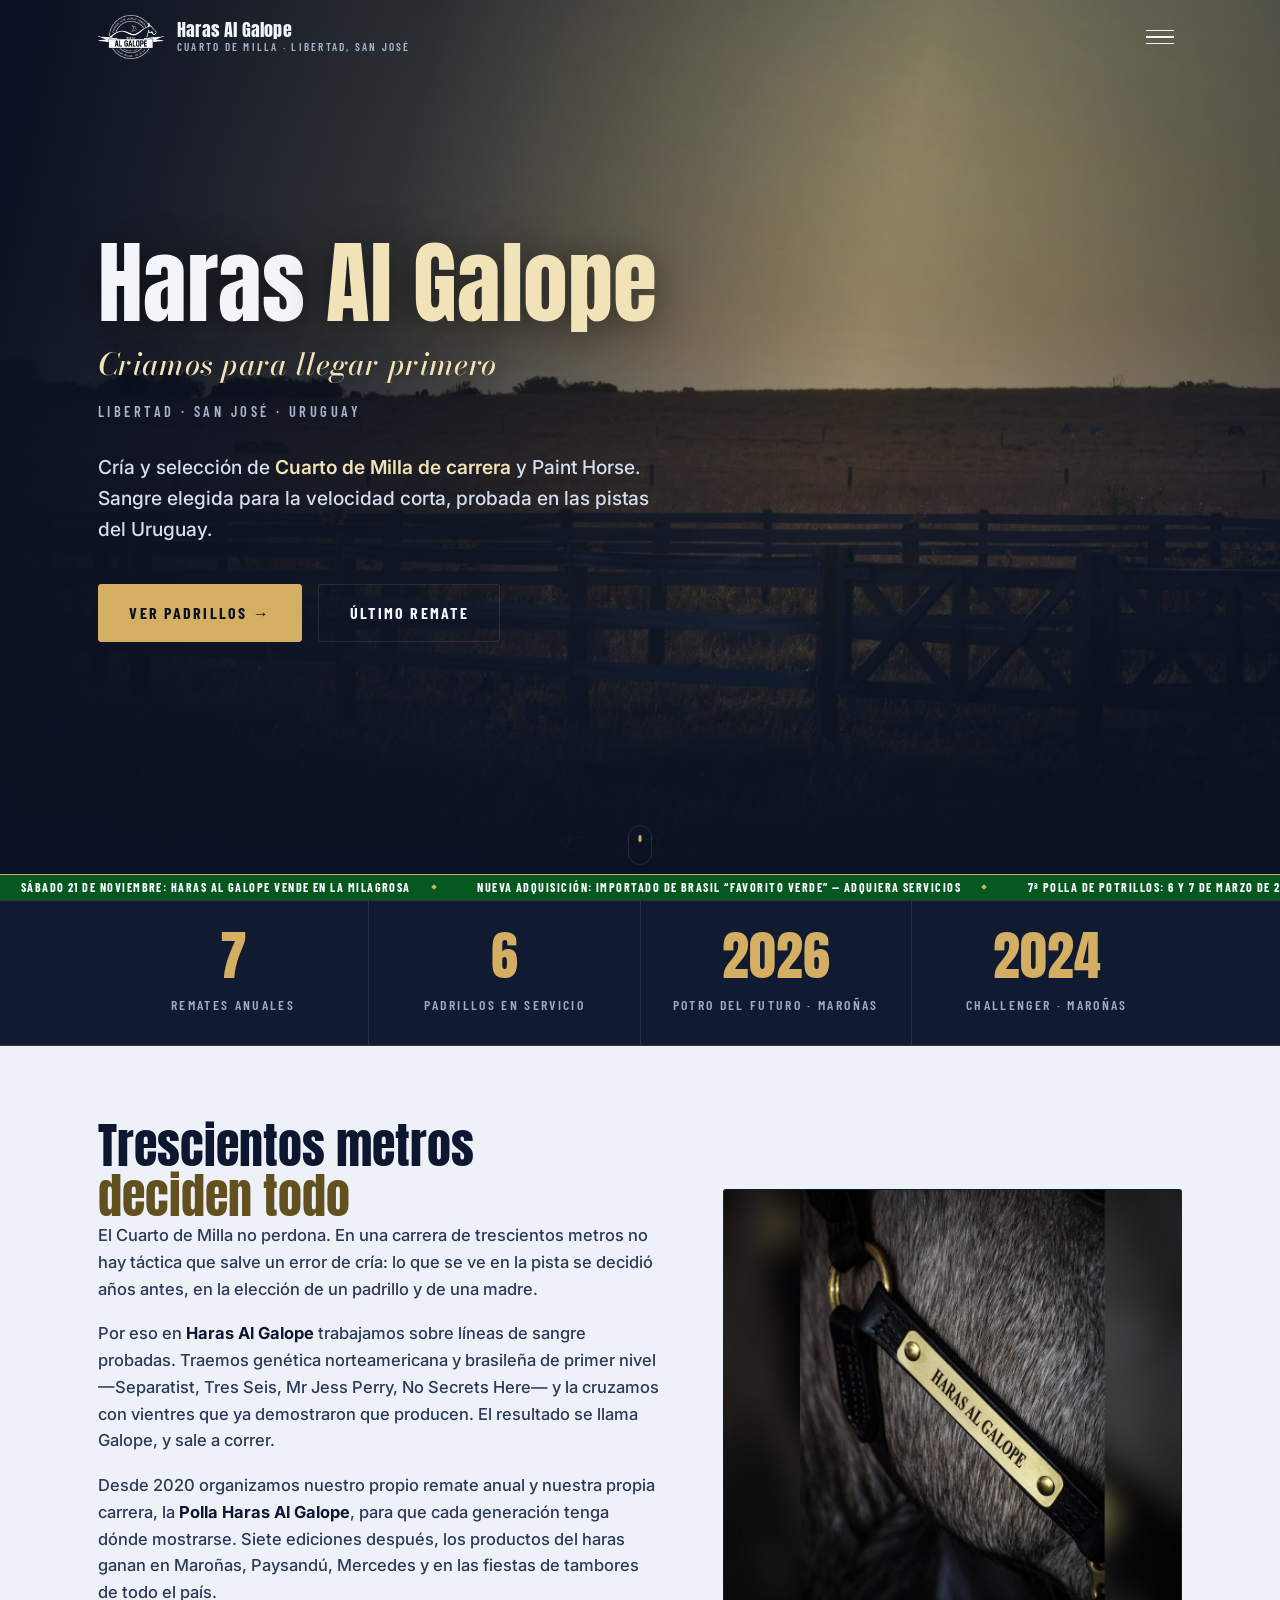
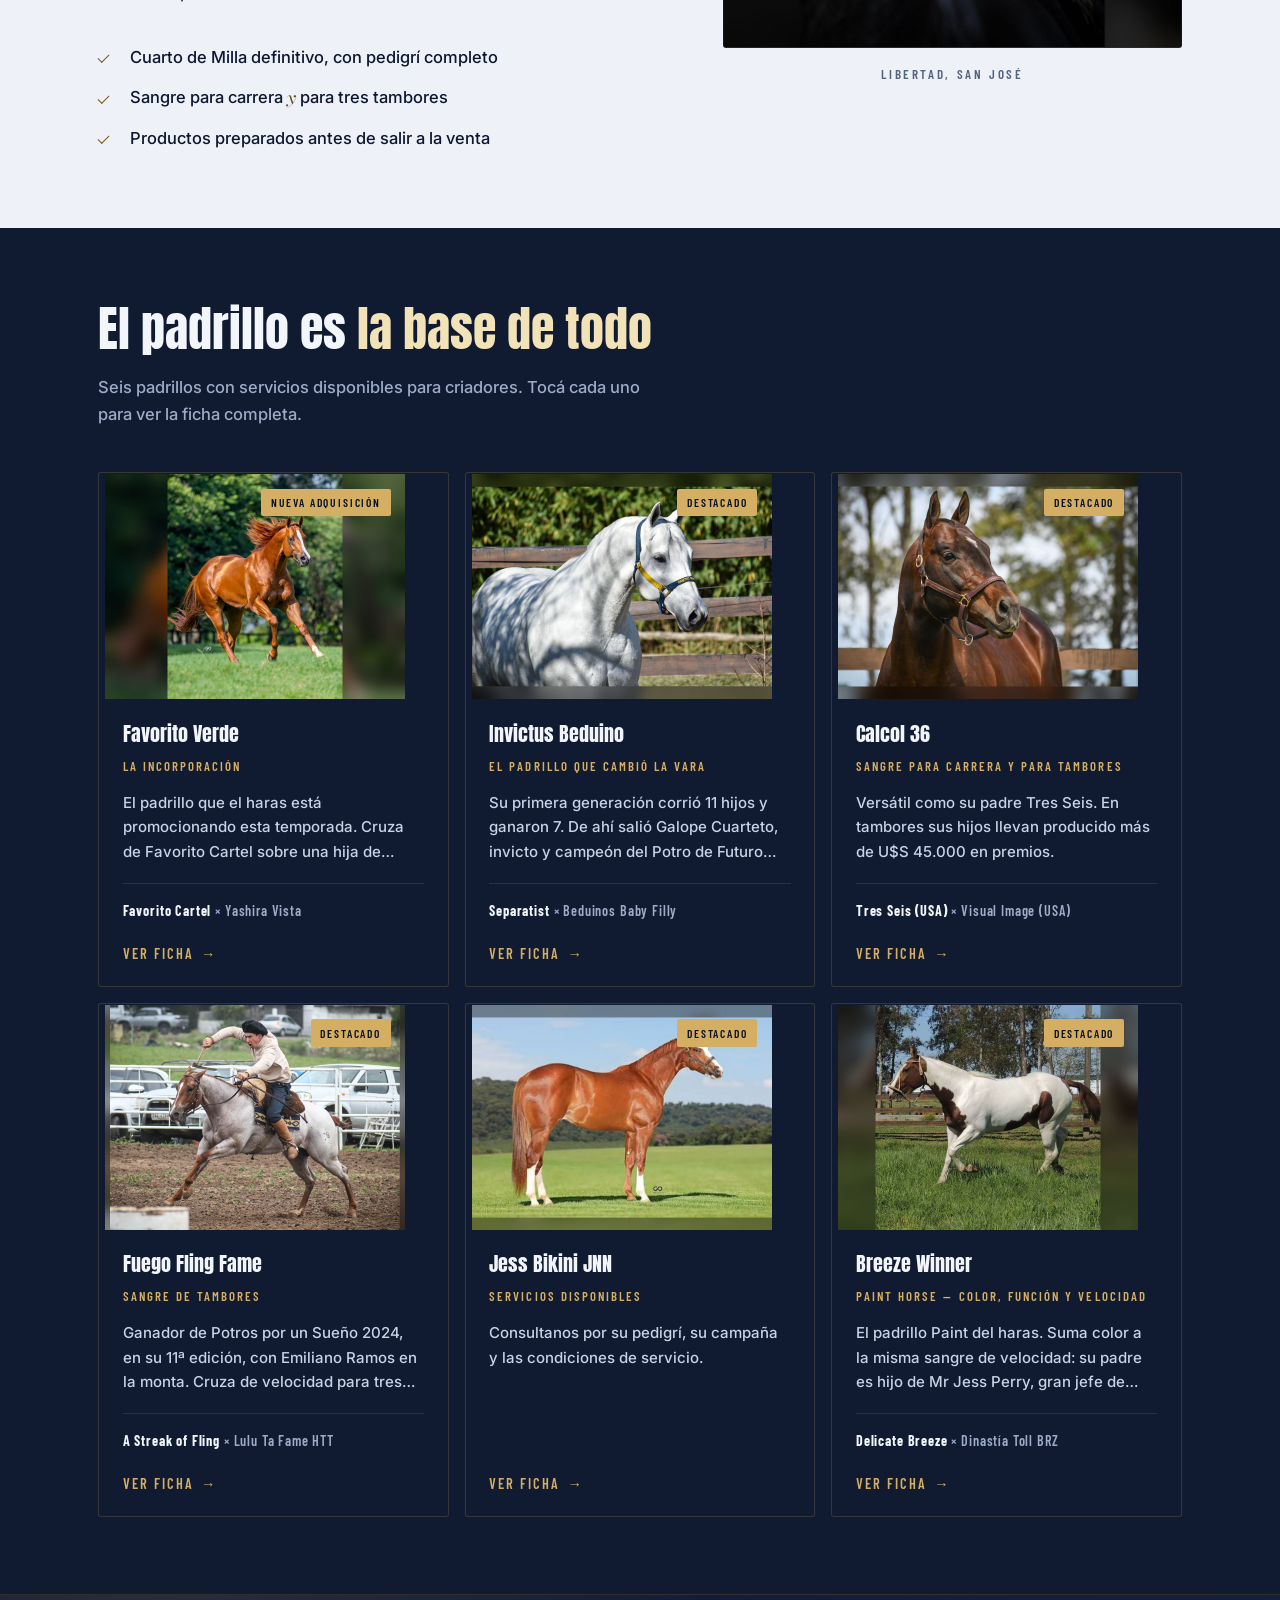
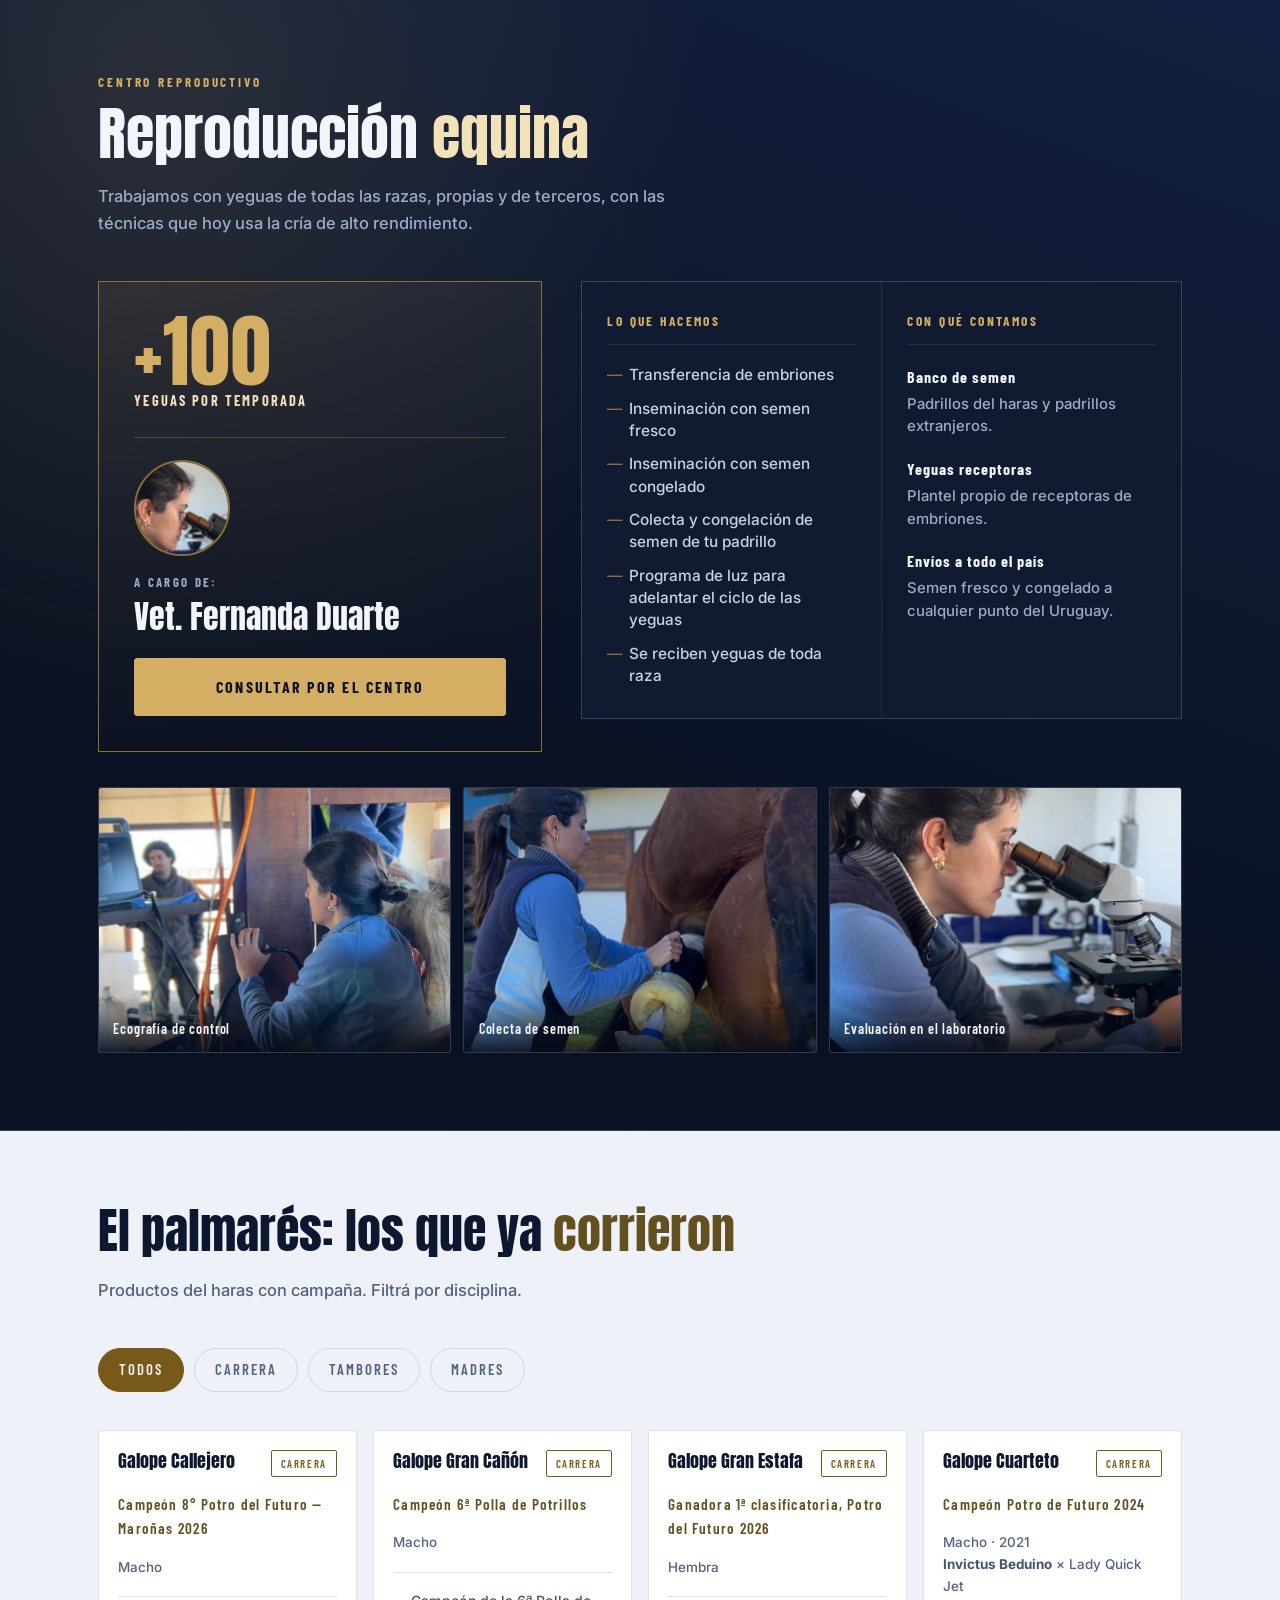
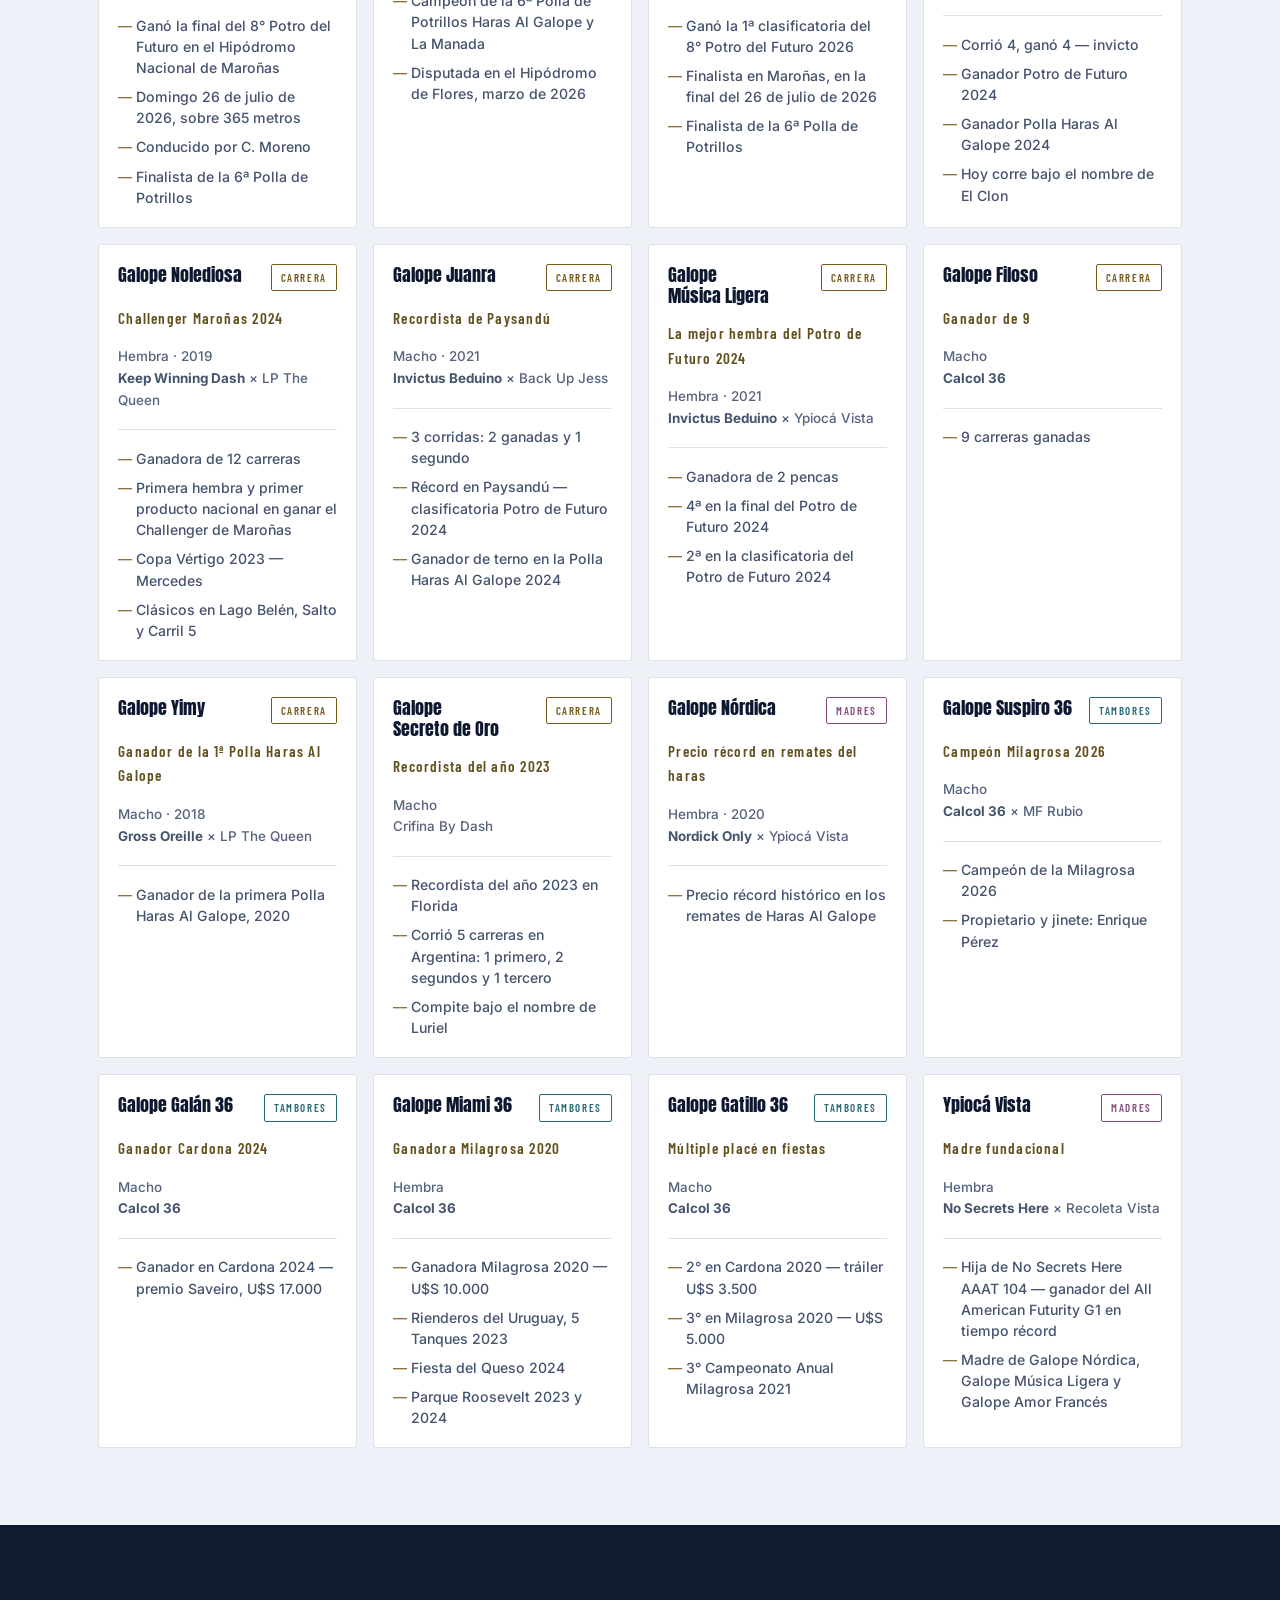
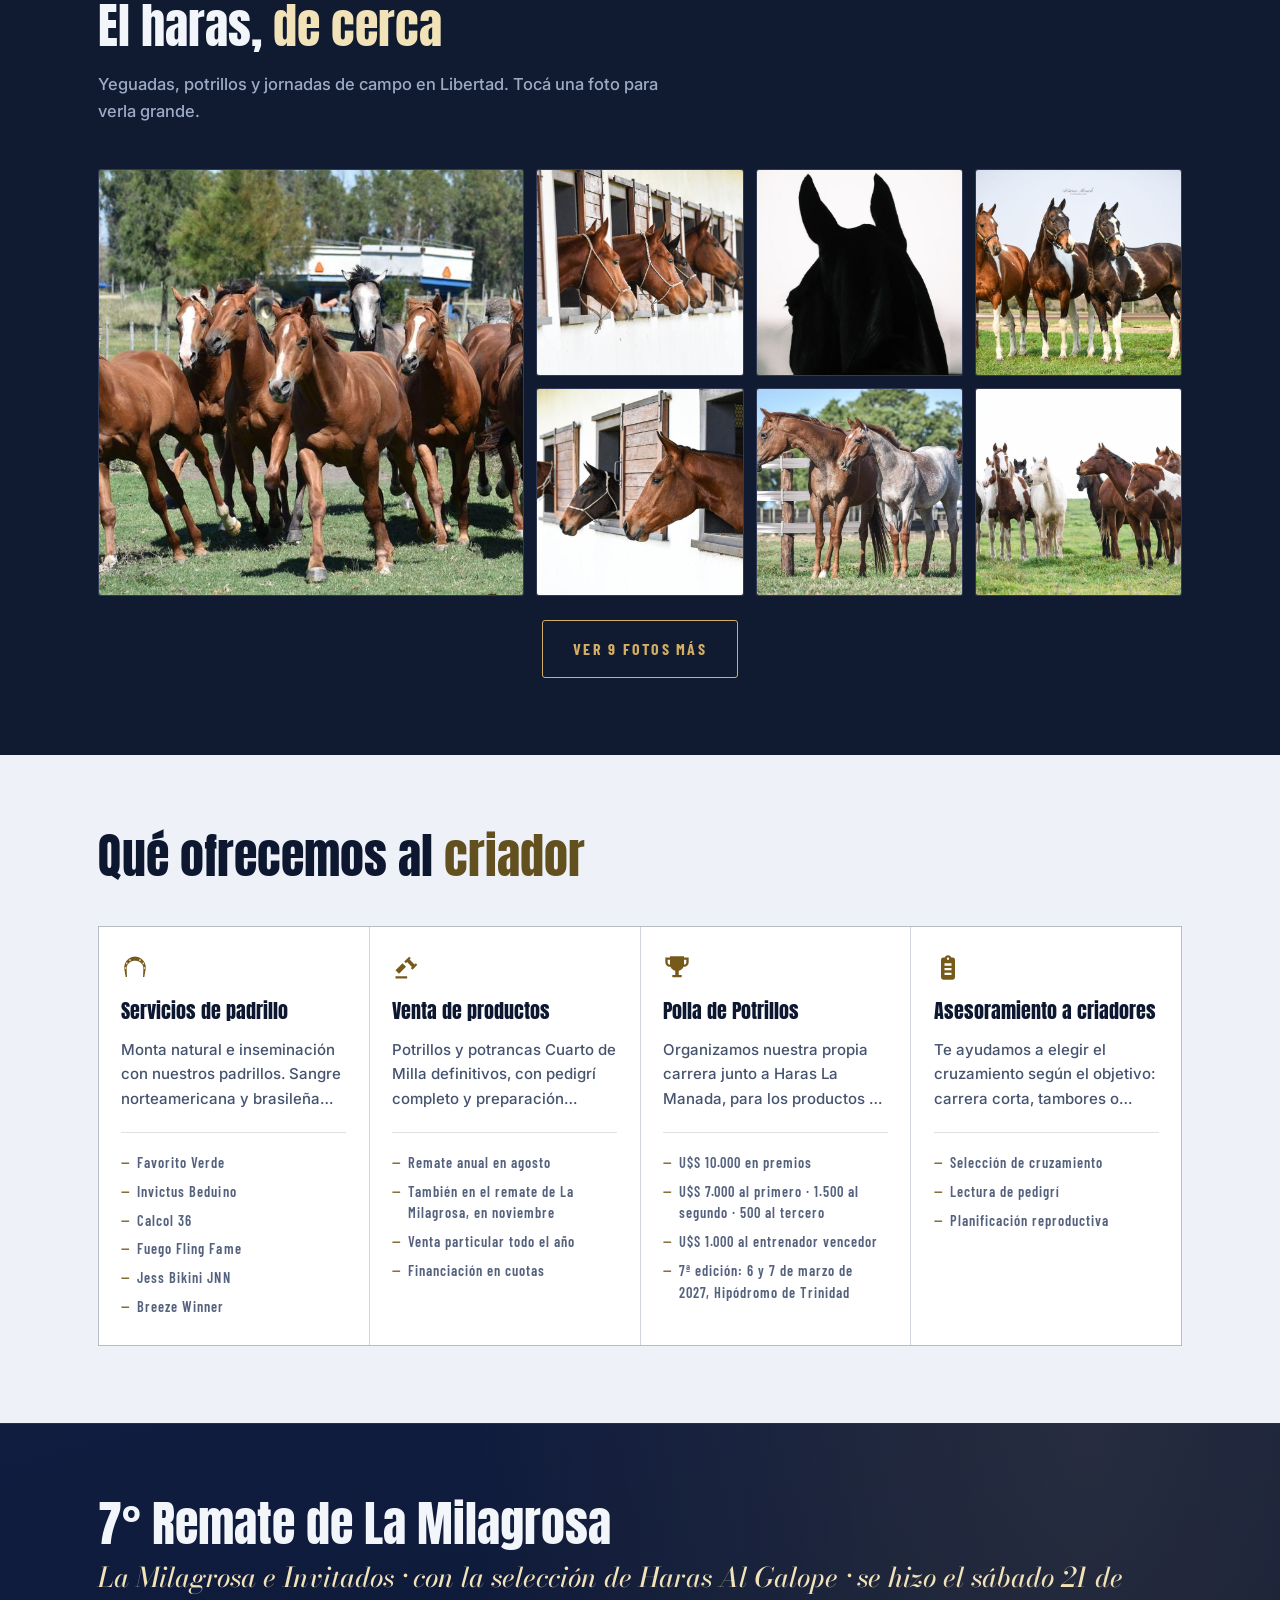
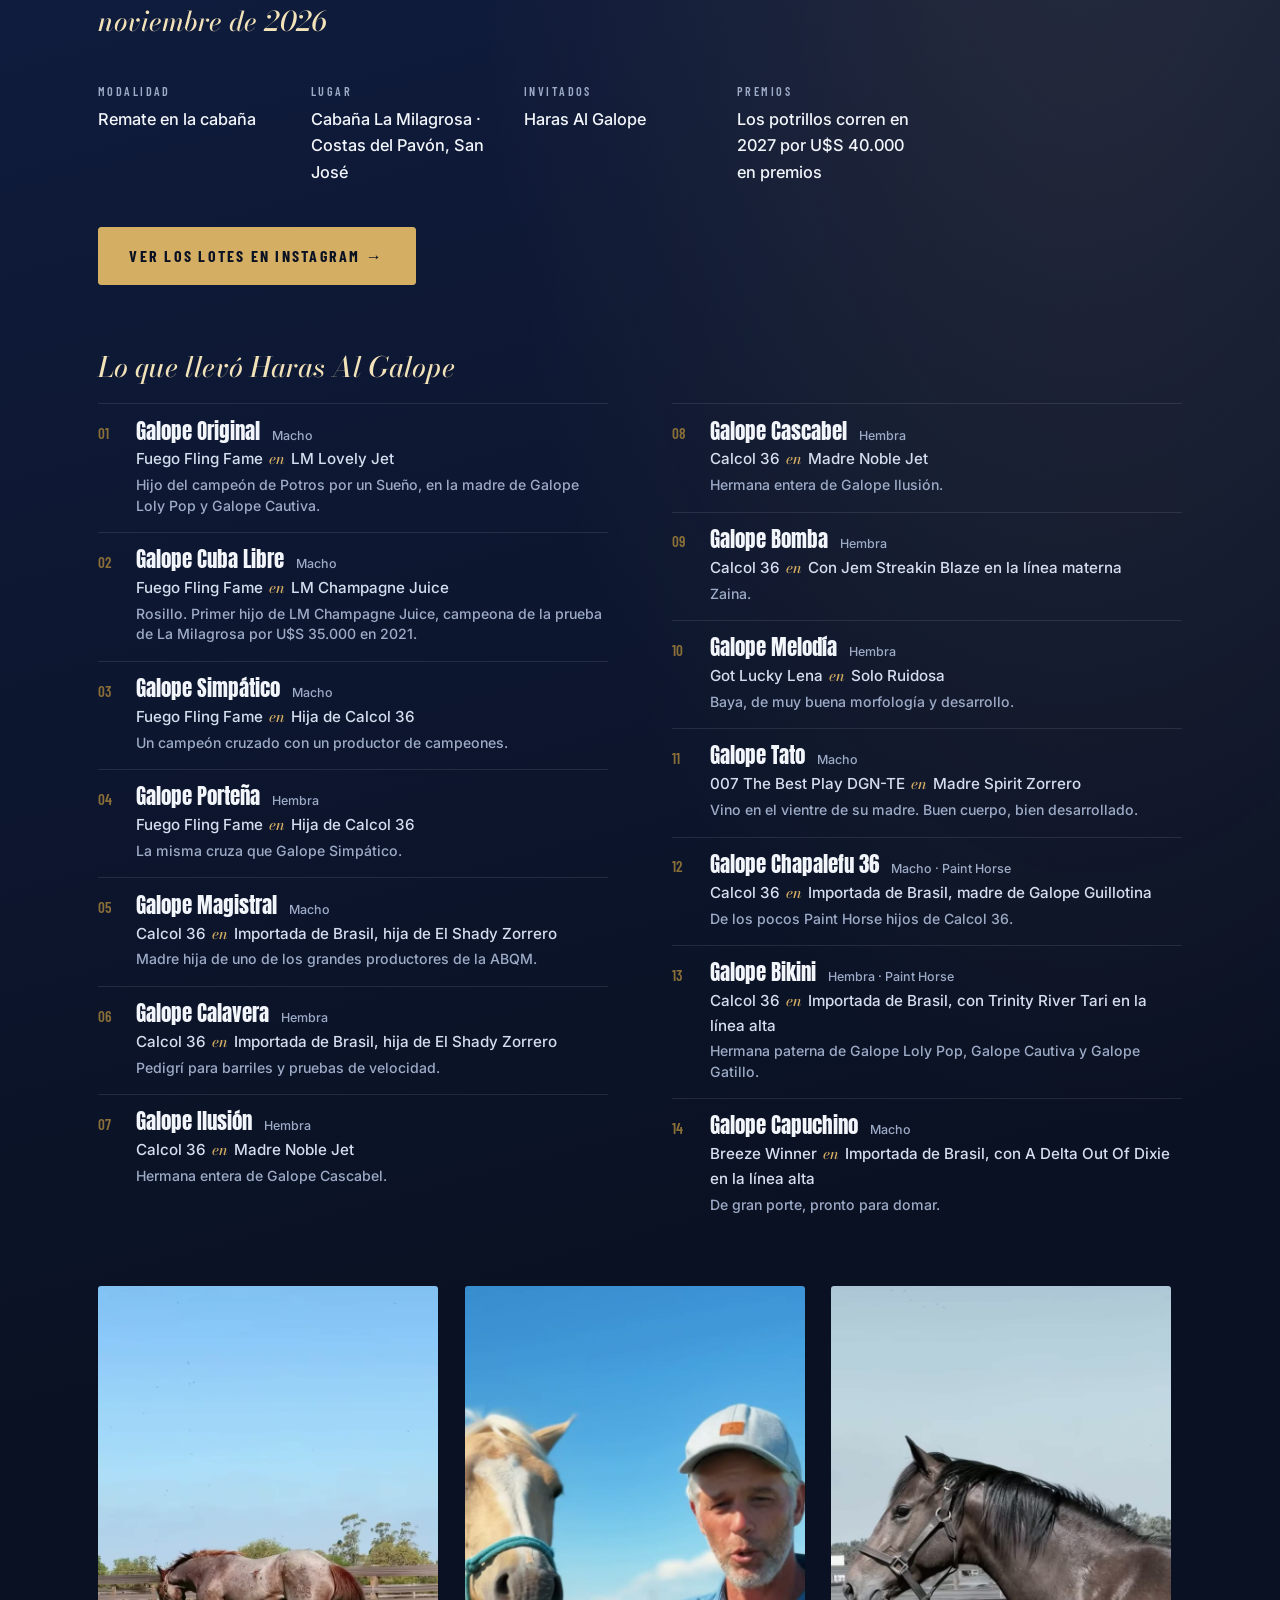
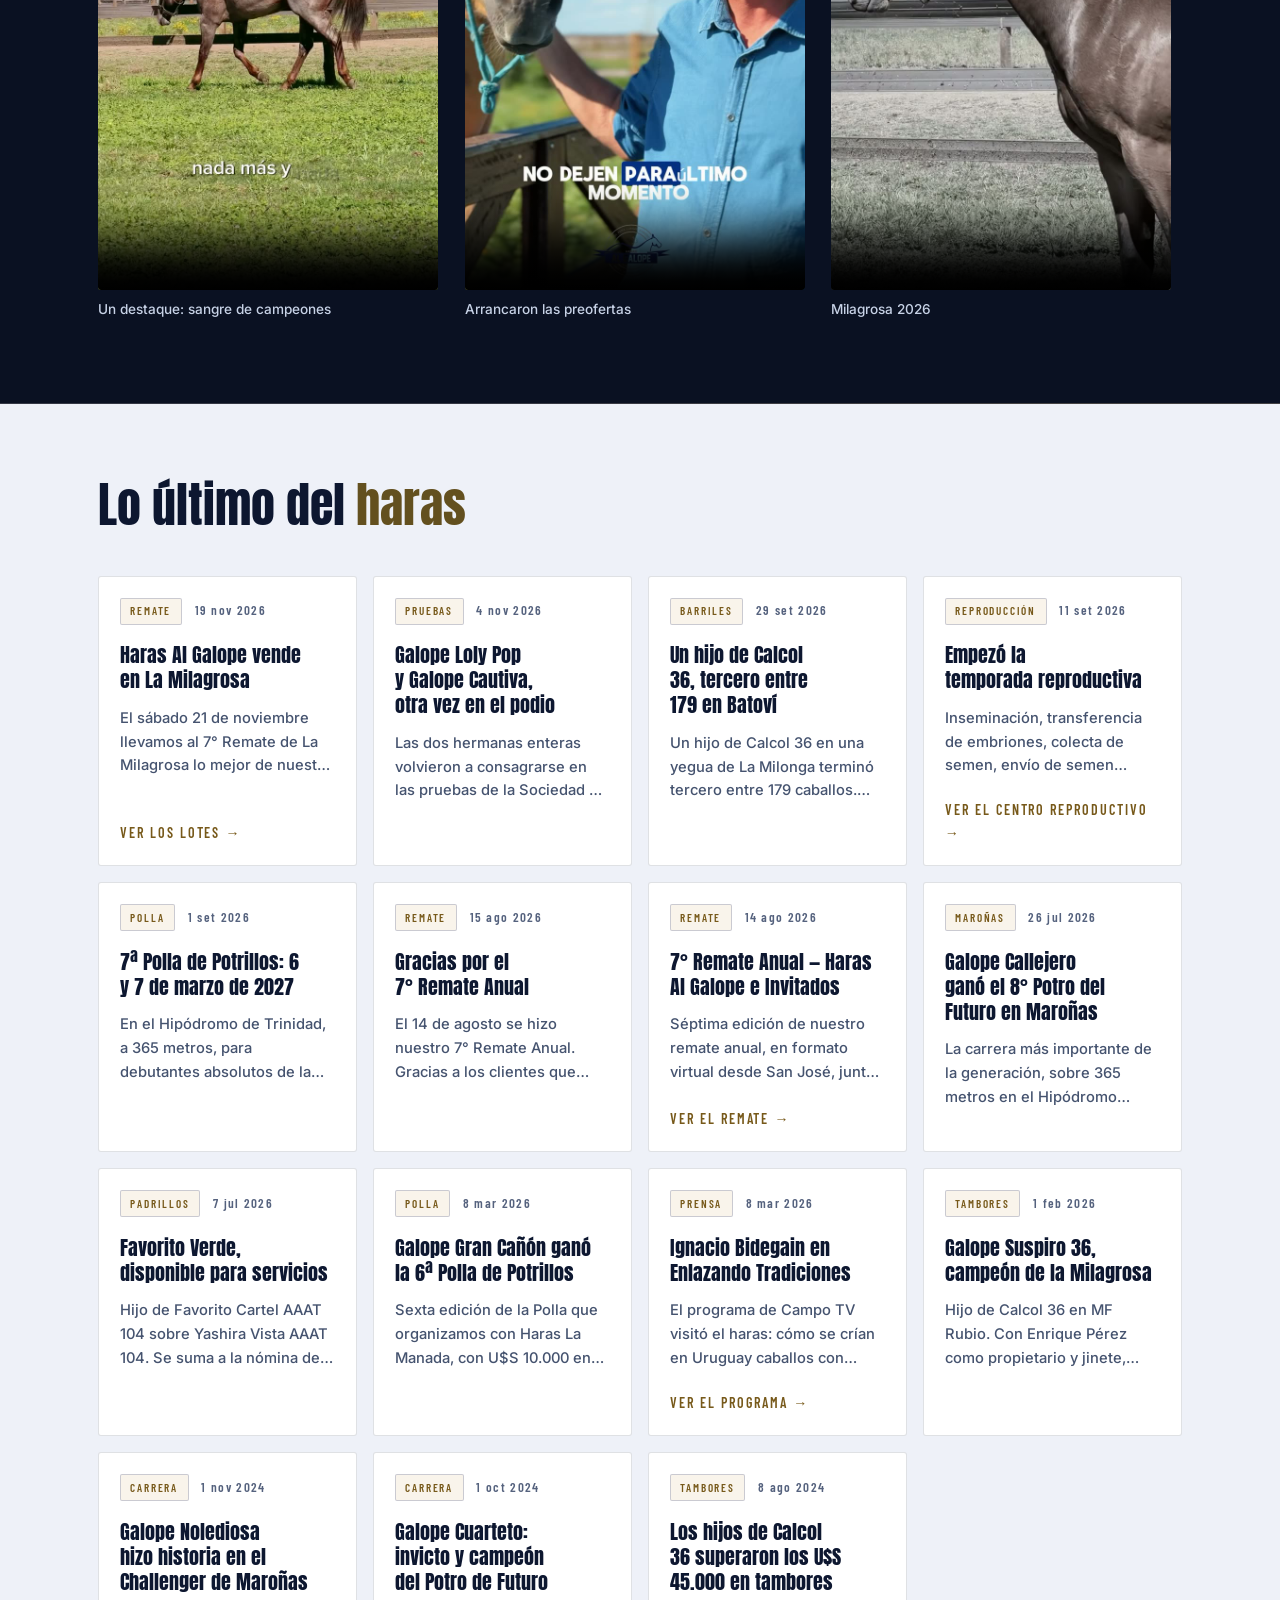
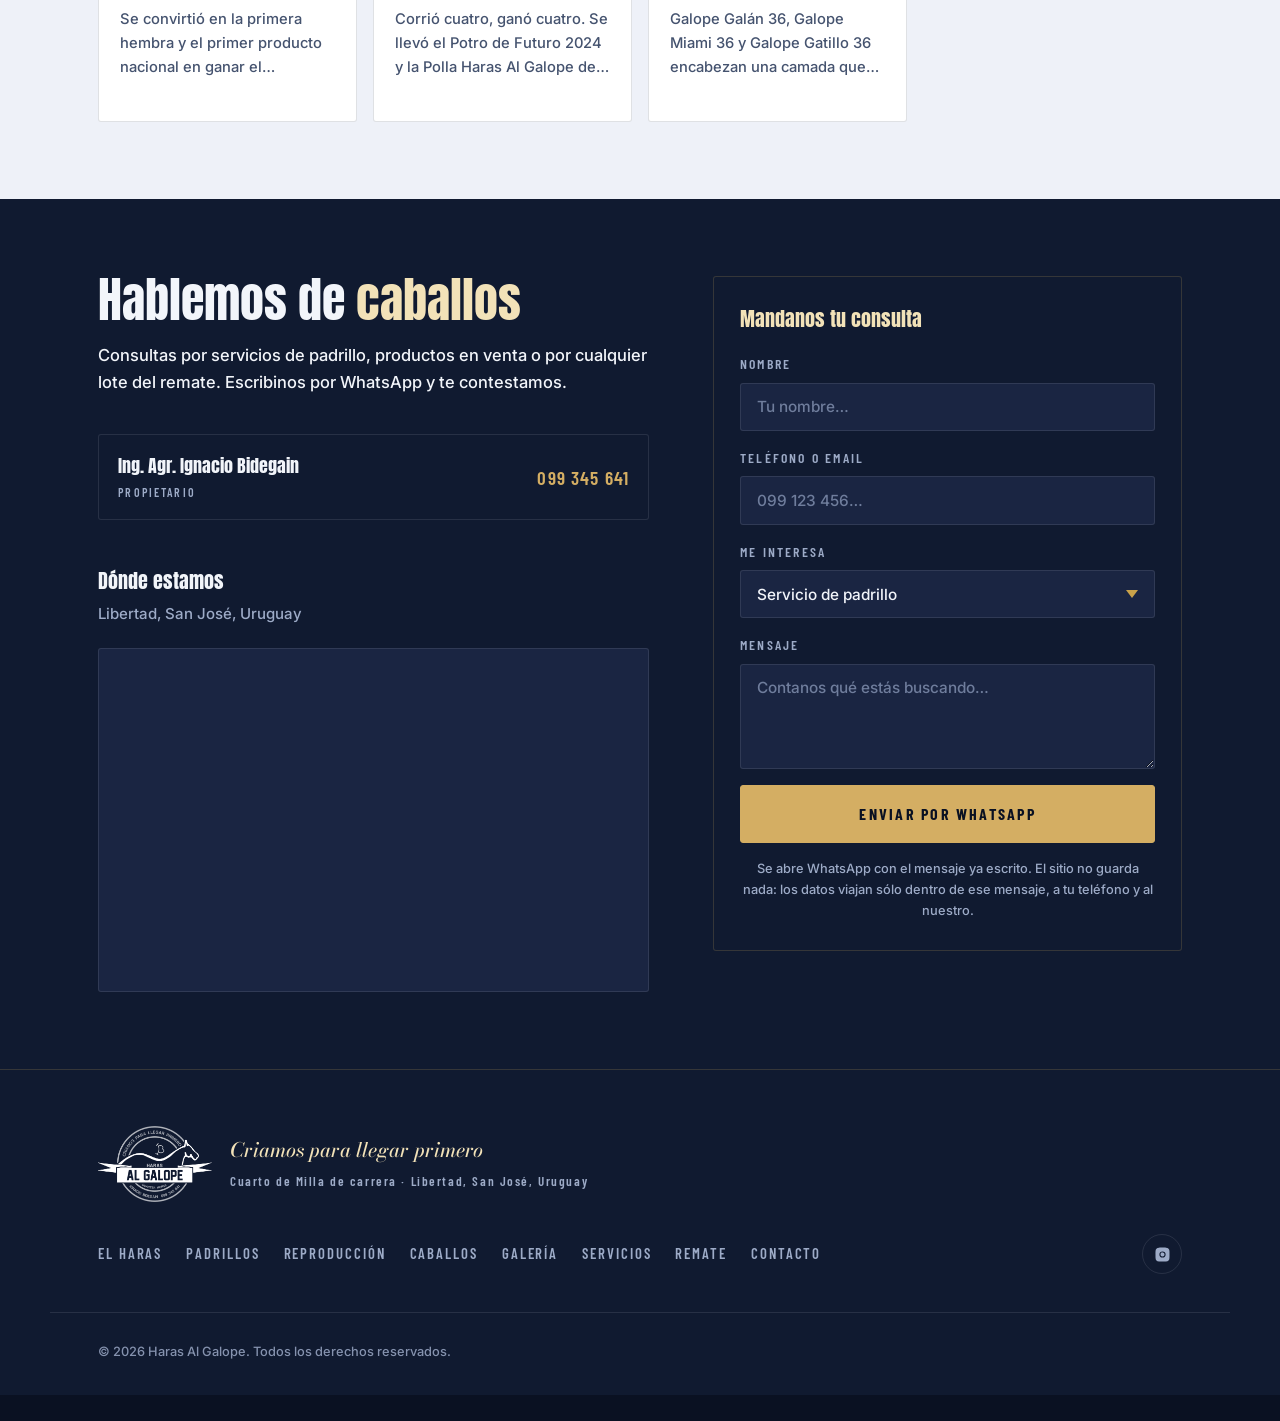
<file: index.html>
<!DOCTYPE html>
<html lang="es-UY">
<head>
<meta charset="utf-8">
<meta name="viewport" content="width=device-width, initial-scale=1">
<title>Haras Al Galope — Cuarto de Milla de carrera | San José, Uruguay</title>
<meta name="description" content="Haras Al Galope: cría y selección de Cuarto de Milla de carrera en San José, Uruguay. Servicios de padrillo, venta de productos y remate anual.">
<meta name="theme-color" content="#0a1122">

<!-- Open Graph / redes sociales -->
<meta property="og:type" content="website">
<meta property="og:title" content="Haras Al Galope — Cuarto de Milla de carrera">
<meta property="og:description" content="Criamos para llegar primero. Cría y selección de Cuarto de Milla de carrera en Libertad, San José, Uruguay.">
<meta property="og:locale" content="es_UY">
<meta property="og:url" content="https://josepepe16.github.io/HARASALGALOPE/">
<meta property="og:image" content="https://josepepe16.github.io/HARASALGALOPE/assets/img/og.jpg">
<meta property="og:image:width" content="1200">
<meta property="og:image:height" content="630">
<meta name="twitter:card" content="summary_large_image">

<!-- El logo sin fondo. Como es transparente, la tinta tiene que cambiar según
     dónde se apoye: el azul se pierde en una pestaña oscura y el blanco en una
     clara. El navegador elige según el tema del sistema. -->
<link rel="icon" type="image/png" href="assets/img/icono.png">
<link rel="icon" type="image/png" href="assets/img/icono-claro.png" media="(prefers-color-scheme: dark)">
<link rel="apple-touch-icon" href="assets/img/icono.png">

<link rel="preconnect" href="https://fonts.googleapis.com">
<link rel="preconnect" href="https://fonts.gstatic.com" crossorigin>
<!-- Se pide la itálica de Bodoni explícitamente: se usa en los títulos y en el
     lema, y sin ella el navegador la inventa inclinando la redonda. -->
<!-- Anton es la tipografía de los títulos: es la que usa el logo del haras.
     De Bodoni sólo queda la itálica, para el lema y los dos textos en cursiva. -->
<link href="https://fonts.googleapis.com/css2?family=Anton&family=Bodoni+Moda:ital,opsz,wght@1,6..96,500&family=Barlow+Condensed:wght@600;700&family=Inter:wght@500;600;700&display=swap" rel="stylesheet">
<link rel="stylesheet" href="assets/css/style.css">
</head>
<body>

<!-- Marca que el JS está vivo. Sin esto, las animaciones de entrada no se
     aplican y el contenido se ve directamente. Va primero a propósito. -->
<script>document.documentElement.className = 'js';</script>

<!-- ═══════════ Definiciones SVG reutilizables ═══════════ -->
<svg width="0" height="0" style="position:absolute" aria-hidden="true">
  <defs>
    <symbol id="i-shoe" viewBox="0 0 300 300">
      <path fill-rule="evenodd" d="M 50 246 L 34 150 L 34.1 146 L 34.2 142 L 34.6 138 L 35 134.1 L 35.5 130.1 L 36.2 126.2 L 37 122.3 L 38 118.4 L 39 114.6 L 40.2 110.8 L 41.4 107 L 42.8 103.3 L 44.3 99.6 L 46 96 L 47.7 92.5 L 49.5 89 L 51.5 85.6 L 53.5 82.2 L 55.7 78.9 L 58 75.7 L 60.3 72.6 L 62.8 69.6 L 65.3 66.6 L 68 63.7 L 70.7 61 L 73.5 58.3 L 76.4 55.7 L 79.4 53.2 L 82.4 50.8 L 85.6 48.6 L 88.7 46.4 L 92 44.3 L 95.3 42.4 L 98.7 40.6 L 102.1 38.9 L 105.6 37.3 L 109.1 35.8 L 112.7 34.5 L 116.3 33.3 L 120 32.2 L 123.7 31.2 L 127.4 30.3 L 131.1 29.6 L 134.9 29 L 138.6 28.6 L 142.4 28.3 L 146.2 28.1 L 150 28 L 153.8 28.1 L 157.6 28.3 L 161.4 28.6 L 165.1 29 L 168.9 29.6 L 172.6 30.3 L 176.3 31.2 L 180 32.2 L 183.7 33.3 L 187.3 34.5 L 190.9 35.8 L 194.4 37.3 L 197.9 38.9 L 201.3 40.6 L 204.7 42.4 L 208 44.3 L 211.3 46.4 L 214.4 48.6 L 217.6 50.8 L 220.6 53.2 L 223.6 55.7 L 226.5 58.3 L 229.3 61 L 232 63.7 L 234.7 66.6 L 237.2 69.6 L 239.7 72.6 L 242 75.7 L 244.3 78.9 L 246.5 82.2 L 248.5 85.6 L 250.5 89 L 252.3 92.5 L 254 96 L 255.7 99.6 L 257.2 103.3 L 258.6 107 L 259.8 110.8 L 261 114.6 L 262 118.4 L 263 122.3 L 263.8 126.2 L 264.5 130.1 L 265 134.1 L 265.4 138 L 265.8 142 L 265.9 146 L 266 150 L 250 246 L 236 246 L 240 150 L 239.8 146.9 L 239.4 143.7 L 238.9 140.7 L 238.2 137.6 L 237.4 134.6 L 236.5 131.6 L 235.4 128.7 L 234.3 125.9 L 233.1 123.1 L 231.7 120.3 L 230.3 117.7 L 228.8 115.1 L 227.2 112.5 L 225.6 110.1 L 223.8 107.7 L 222 105.4 L 220.2 103.2 L 218.3 101.1 L 216.3 99 L 214.3 97 L 212.2 95.1 L 210.1 93.3 L 208 91.6 L 205.8 90 L 203.6 88.4 L 201.4 86.9 L 199.1 85.5 L 196.9 84.2 L 194.6 82.9 L 192.3 81.7 L 190 80.6 L 187.6 79.6 L 185.3 78.6 L 183 77.8 L 180.6 76.9 L 178.3 76.2 L 175.9 75.5 L 173.6 74.9 L 171.2 74.3 L 168.9 73.8 L 166.5 73.4 L 164.1 73 L 161.8 72.7 L 159.4 72.5 L 157.1 72.3 L 154.7 72.1 L 152.4 72 L 150 72 L 147.6 72 L 145.3 72.1 L 142.9 72.3 L 140.6 72.5 L 138.2 72.7 L 135.9 73 L 133.5 73.4 L 131.1 73.8 L 128.8 74.3 L 126.4 74.9 L 124.1 75.5 L 121.7 76.2 L 119.4 76.9 L 117 77.8 L 114.7 78.6 L 112.4 79.6 L 110 80.6 L 107.7 81.7 L 105.4 82.9 L 103.1 84.2 L 100.9 85.5 L 98.6 86.9 L 96.4 88.4 L 94.2 90 L 92 91.6 L 89.9 93.3 L 87.8 95.1 L 85.7 97 L 83.7 99 L 81.7 101.1 L 79.8 103.2 L 78 105.4 L 76.2 107.7 L 74.4 110.1 L 72.8 112.5 L 71.2 115.1 L 69.7 117.7 L 68.3 120.3 L 66.9 123.1 L 65.7 125.9 L 64.6 128.7 L 63.5 131.6 L 62.6 134.6 L 61.8 137.6 L 61.1 140.7 L 60.6 143.7 L 60.2 146.9 L 60 150 L 64 246 Z M 197.7 56.4 L 209.7 56.4 L 209.7 74.4 L 197.7 74.4 Z M 232.2 91.3 L 244.2 91.3 L 244.2 109.3 L 232.2 109.3 Z M 247 141 L 259 141 L 259 159 L 247 159 Z M 90.3 56.4 L 102.3 56.4 L 102.3 74.4 L 90.3 74.4 Z M 55.8 91.3 L 67.8 91.3 L 67.8 109.3 L 55.8 109.3 Z M 41 141 L 53 141 L 53 159 L 41 159 Z"/>
    </symbol>
    <symbol id="i-stallion" viewBox="0 0 300 300"><use href="#i-shoe"/></symbol>
    <symbol id="i-gavel" viewBox="0 0 24 24"><path d="M3 21h10v-2H3v2zM14.7 2.3l-4.2 4.2 1.4 1.4 1-1 4.2 4.2-1 1 1.4 1.4 4.2-4.2-1.4-1.4-1 1-4.2-4.2 1-1-1.4-1.4zM9 8L3 14l3 3 6-6-3-3z"/></symbol>
    <symbol id="i-trophy" viewBox="0 0 24 24"><path d="M18 3V2H6v1H2v4c0 2.2 1.8 4 4 4h.4c.7 1.7 2.2 3 4.1 3.4V18H8v2h8v-2h-2.5v-3.6c1.9-.4 3.4-1.7 4.1-3.4H18c2.2 0 4-1.8 4-4V3h-4zM4 7V5h2v4c-1.1 0-2-.9-2-2zm16 0c0 1.1-.9 2-2 2V5h2v2z"/></symbol>
    <symbol id="i-clipboard" viewBox="0 0 24 24"><path d="M16 3h-1.2A3 3 0 0 0 12 1a3 3 0 0 0-2.8 2H8a2 2 0 0 0-2 2v15a2 2 0 0 0 2 2h8a2 2 0 0 0 2-2V5a2 2 0 0 0-2-2zm-4 0a1 1 0 1 1 0 2 1 1 0 0 1 0-2zm3 15H9v-2h6v2zm0-4H9v-2h6v2zm0-4H9V8h6v2z"/></symbol>
  </defs>
</svg>


<!-- ═══════════ Navegación ═══════════ -->
<a class="skip" href="#main">Ir al contenido</a>

<header class="nav" id="nav">
  <div class="wrap nav__in">
    <a class="brand" href="#inicio" aria-label="Haras Al Galope — inicio">
      <img class="brand__logo" src="assets/img/logo.png" alt="Haras Al Galope" width="900" height="598">
      <span class="brand__txt">
        <strong>Haras Al Galope</strong>
        <em>Cuarto de Milla · Libertad, San José</em>
      </span>
    </a>

    <nav class="nav__links" id="navLinks" aria-label="Principal">
      <a href="#haras">El Haras</a>
      <a href="#padrillos">Padrillos</a>
      <a href="#reproduccion" data-repro-nav hidden>Reproducción</a>
      <a href="#caballos">Caballos</a>
      <a href="#galeria">Galería</a>
      <a href="#servicios">Servicios</a>
      <a href="#remate">Remate</a>
      <a href="#novedades">Novedades</a>
      <a class="btn btn--sm" href="#contacto">Contacto</a>
    </nav>

    <button class="burger" id="burger" aria-label="Abrir menú" aria-expanded="false" aria-controls="navLinks">
      <span></span><span></span><span></span>
    </button>
  </div>
</header>


<main id="main">

<!-- ═══════════ Hero ═══════════ -->
<section class="hero" id="inicio">
  <div class="hero__bg" aria-hidden="true">
    <div class="hero__sky"></div>
    <div class="hero__photo"></div>
    <div class="hero__scrim"></div>
    <div class="hero__ground"></div>
  </div>

  <div class="wrap hero__in">
    <h1 class="hero__title reveal">
      Haras <span class="ital">Al&nbsp;Galope</span>
    </h1>
    <p class="hero__lema reveal">Criamos para llegar primero</p>
    <p class="hero__sitio reveal">Libertad · San José · Uruguay</p>
    <p class="hero__sub reveal">
      Cría y selección de <strong>Cuarto de Milla de carrera</strong> y Paint Horse. Sangre elegida para
      la velocidad corta, probada en las pistas del Uruguay.
    </p>

    <div class="hero__cta reveal">
      <!-- Con el remate ya hecho, main.js da vuelta los dos botones:
           los padrillos pasan adelante y el remate queda como "Último remate". -->
      <a class="btn btn--gold" id="heroRemate" href="#remate">7° Remate Anual →</a>
      <a class="btn btn--ghost" id="heroPadrillos" href="#padrillos">Ver padrillos</a>
    </div>

    <!-- Cuenta regresiva al remate -->
    <div class="countdown reveal" id="countdown" hidden>
      <p class="countdown__lbl" id="cdLbl">Faltan para el remate</p>
      <div class="countdown__grid">
        <div><b id="cdD">--</b><span>días</span></div>
        <div><b id="cdH">--</b><span>horas</span></div>
        <div><b id="cdM">--</b><span>min</span></div>
        <div><b id="cdS">--</b><span>seg</span></div>
      </div>
    </div>
  </div>

  <a class="hero__scroll" href="#logros" aria-label="Bajar">
    <span></span>
  </a>
</section>


<!-- ═══════════ Franja de logros ═══════════ -->
<section class="stats" id="logros">
  <div class="wrap">
    <!-- La grilla va dentro de .wrap y no la lleva puesta: si no, su fondo
         (que es el que dibuja las líneas divisorias) asoma por el padding. -->
    <div class="stats__grid">
      <div class="stat reveal"><b data-count="7">7</b><span>remates anuales</span></div>
      <div class="stat reveal"><b data-count="6">6</b><span>padrillos en servicio</span></div>
      <div class="stat reveal"><b>2026</b><span>Potro del Futuro · Maroñas</span></div>
      <div class="stat reveal"><b>2024</b><span>Challenger · Maroñas</span></div>
    </div>
  </div>
</section>


<!-- ═══════════ El Haras ═══════════ -->
<section class="sec sec--light" id="haras">
  <div class="wrap">
    <div class="split">
      <div class="split__txt">
        <h2>Trescientos metros<br><span class="ital">deciden todo</span></h2>

        <div class="prose">
          <p>
            El Cuarto de Milla no perdona. En una carrera de trescientos metros no hay táctica
            que salve un error de cría: lo que se ve en la pista se decidió años antes, en la
            elección de un padrillo y de una madre.
          </p>
          <p>
            Por eso en <strong>Haras Al Galope</strong> trabajamos sobre líneas de sangre
            probadas. Traemos genética norteamericana y brasileña de primer nivel —Separatist,
            Tres Seis, Mr Jess Perry, No Secrets Here— y la cruzamos con vientres que ya
            demostraron que producen. El resultado se llama Galope, y sale a correr.
          </p>
          <p>
            Desde 2020 organizamos nuestro propio remate anual y nuestra propia carrera, la
            <strong>Polla Haras Al Galope</strong>, para que cada generación tenga dónde
            mostrarse. Siete ediciones después, los productos del haras ganan en Maroñas,
            Paysandú, Mercedes y en las fiestas de tambores de todo el país.
          </p>
          <!-- ⚠️ COMPLETAR: agregá acá la historia real (año de fundación, cómo empezó, familia). -->
        </div>

        <ul class="ticks">
          <li>Cuarto de Milla definitivo, con pedigrí completo</li>
          <li>Sangre para carrera <em>y</em> para tres tambores</li>
          <li>Productos preparados antes de salir a la venta</li>
        </ul>
      </div>

      <figure class="split__img">
        <!-- El marco es cuadrado. Qué parte de la foto se ve lo decide el
             campo "Encuadre" del panel (fotoHarasPos en content/sitio.json). -->
        <div class="photo photo--square" data-photo="assets/img/haras.jpg"
             data-alt="Cabezal con la chapa grabada del haras">
          <svg aria-hidden="true"><use href="#i-shoe"/></svg>
        </div>
        <figcaption>Libertad, San José</figcaption>
      </figure>
    </div>
  </div>
</section>


<!-- ═══════════ Padrillos ═══════════ -->
<section class="sec sec--dark" id="padrillos">
  <div class="wrap">
    <header class="sechead">
      <h2>El padrillo es <span class="ital">la base de todo</span></h2>
      <p class="sechead__sub">
        Seis padrillos con servicios disponibles para criadores. Tocá cada uno para ver la ficha completa.
      </p>
    </header>

    <div class="padrillos" id="padrillosGrid"><!-- render: main.js --></div>
  </div>
</section>


<!-- ═══════════ Centro reproductivo ═══════════
     Todo lo dibuja main.js desde content/reproduccion.json. Si en el panel se
     apaga la sección, este bloque queda oculto y desaparece del menú. -->
<section class="sec repro" id="reproduccion" hidden>
  <div class="wrap">
    <header class="sechead repro__head">
      <p class="eyebrow" id="reproEyebrow"></p>
      <h2 id="reproTitulo"></h2>
      <p class="sechead__sub" id="reproIntro"></p>
    </header>

    <div class="repro__grid">
      <!-- La tarjeta que manda: el número, quién está a cargo y el contacto.
           Va con borde dorado porque es de acá de donde sale una consulta. -->
      <aside class="repro__firma">
        <p class="repro__cifra"><b id="reproCifra"></b><span id="reproCifraTxt"></span></p>

        <!-- El retrato aparece sólo si se cargó una foto en el panel -->
        <div class="repro__vetbox">
          <figure class="repro__retrato" id="reproRetrato" hidden></figure>
          <p class="repro__rol" id="reproRol"></p>
          <p class="repro__vet" id="reproVet"></p>
        </div>

        <div class="repro__cta" id="reproCta"><!-- render: main.js --></div>
      </aside>

      <div class="repro__cols">
        <div class="repro__col">
          <h3 class="repro__h" id="reproTitLista"></h3>
          <ul class="repro__lista" id="reproProcedimientos"></ul>
        </div>

        <div class="repro__col">
          <h3 class="repro__h" id="reproTitRecursos"></h3>
          <dl class="repro__recursos" id="reproRecursos"></dl>
        </div>
      </div>
    </div>

    <!-- Fotos del trabajo en el centro. Si no se cargó ninguna, no se dibuja. -->
    <div class="repro__fotos" id="reproFotos" hidden><!-- render: main.js --></div>
  </div>
</section>


<!-- ═══════════ Caballos / palmarés ═══════════ -->
<section class="sec sec--light" id="caballos">
  <div class="wrap">
    <header class="sechead">
      <h2>El palmarés: los que ya <span class="ital">corrieron</span></h2>
      <p class="sechead__sub">
        Productos del haras con campaña. Filtrá por disciplina.
      </p>
    </header>

    <div class="filters" id="filters" role="tablist" aria-label="Filtrar caballos">
      <button class="chip is-on" data-cat="todos" role="tab" aria-selected="true">Todos</button>
      <button class="chip" data-cat="carrera" role="tab" aria-selected="false">Carrera</button>
      <button class="chip" data-cat="tambores" role="tab" aria-selected="false">Tambores</button>
      <button class="chip" data-cat="madres" role="tab" aria-selected="false">Madres</button>
    </div>

    <div class="horses" id="horsesGrid"><!-- render: main.js --></div>
  </div>
</section>


<!-- ═══════════ Galería ═══════════ -->
<section class="sec sec--dark" id="galeria">
  <div class="wrap">
    <header class="sechead">
      <h2>El haras, <span class="ital">de cerca</span></h2>
      <p class="sechead__sub">
        Yeguadas, potrillos y jornadas de campo en Libertad. Tocá una foto para verla grande.
      </p>
    </header>

    <div class="galeria" id="galeriaGrid"><!-- render: main.js --></div>

    <div class="galeria__pie">
      <button class="btn" type="button" id="galeriaMas" hidden></button>
    </div>
  </div>
</section>


<!-- ═══════════ Servicios ═══════════ -->
<section class="sec sec--light" id="servicios">
  <div class="wrap">
    <header class="sechead">
      <h2>Qué ofrecemos al <span class="ital">criador</span></h2>
    </header>

    <div class="services" id="servicesGrid"><!-- render: main.js --></div>
  </div>
</section>


<!-- ═══════════ Remate ═══════════ -->
<section class="sec sec--auction" id="remate">
  <div class="wrap">
    <div class="auction">
      <div class="auction__main">
        <h2 id="aucTitle">7° Remate Anual</h2>
        <p class="auction__sub" id="aucSub">Haras Al Galope e Invitados</p>

        <dl class="auction__facts" id="aucFacts"><!-- render: main.js --></dl>

        <div class="auction__cta">
          <a class="btn btn--gold" id="aucLink" href="#" target="_blank" rel="noopener">Ver el remate en JFCH →</a>
          <a class="btn btn--ghost" id="aucConsulta" href="#contacto">Consultar por un lote</a>
        </div>
      </div>

      <!-- Con el remate ya hecho se oculta: las condiciones eran de esa venta -->
      <aside class="auction__side" id="aucSide">
        <h3>Condiciones de venta</h3>
        <ol class="auction__terms" id="aucTerms"><!-- render: main.js --></ol>
        <p class="auction__note">
          La palabra del rematador prevalece sobre lo publicado.
        </p>
      </aside>
    </div>

    <!-- Los potrillos que lleva el haras a ese remate, como renglones de un
         catálogo: nombre, padre y madre, y una línea de por qué mirarlo.
         Lo dibuja main.js desde "lotes" en content/remate.json. -->
    <div class="lotes" id="aucLotes" hidden>
      <h3 class="lotes__tit" id="aucLotesTit">Lo que lleva Haras Al Galope</h3>
      <ol class="lotes__lista" id="aucLotesLista"></ol>
    </div>

    <!-- Videos del remate (los reels del haras). Sin precarga: se bajan al tocar play. -->
    <div class="aucvid" id="aucVideos" hidden></div>
  </div>
</section>


<!-- ═══════════ Novedades ═══════════ -->
<section class="sec sec--light" id="novedades">
  <div class="wrap">
    <header class="sechead">
      <h2>Lo último del <span class="ital">haras</span></h2>
    </header>

    <div class="news" id="newsGrid"><!-- render: main.js --></div>
  </div>
</section>


<!-- ═══════════ Contacto ═══════════ -->
<section class="sec sec--dark" id="contacto">
  <div class="wrap">
    <div class="contact">
      <div class="contact__txt">
        <h2>Hablemos de <span class="ital">caballos</span></h2>
        <p class="prose">
          Consultas por servicios de padrillo, productos en venta o por cualquier lote del
          remate. Escribinos por WhatsApp y te contestamos.
        </p>

        <div class="cards" id="contactCards"><!-- render: main.js --></div>

        <div class="place">
          <h3>Dónde estamos</h3>
          <p id="placeTxt">San José, Uruguay</p>
          <div class="map" id="map"><!-- render: main.js --></div>
        </div>
      </div>

      <form class="form" id="form" novalidate>
        <h3>Mandanos tu consulta</h3>

        <label>Nombre
          <input type="text" name="nombre" required autocomplete="name" placeholder="Tu nombre…">
        </label>
        <label>Teléfono o email
          <input type="text" name="medio" required autocomplete="tel" placeholder="099 123 456…">
        </label>
        <label>Me interesa
          <select name="tema">
            <option>Servicio de padrillo</option>
            <option>Un producto en venta</option>
            <option>Un lote del remate</option>
            <option>Asesoramiento</option>
            <option>Otra cosa</option>
          </select>
        </label>
        <label>Mensaje
          <textarea name="msg" rows="4" placeholder="Contanos qué estás buscando…"></textarea>
        </label>

        <button class="btn btn--gold btn--full" type="submit">Enviar por WhatsApp</button>
        <p class="form__note">
          Se abre WhatsApp con el mensaje ya escrito. El sitio no guarda nada:
          los datos viajan sólo dentro de ese mensaje, a tu teléfono y al nuestro.
        </p>
      </form>
    </div>
  </div>
</section>

</main>


<!-- ═══════════ Pie ═══════════ -->
<footer class="foot">
  <div class="wrap foot__in">
    <div class="foot__brand">
      <img class="foot__logo" src="assets/img/logo.png" alt="Haras Al Galope" width="900" height="598">
      <div>
        <strong>Criamos para llegar primero</strong>
        <span>Cuarto de Milla de carrera · Libertad, San José, Uruguay</span>
      </div>
    </div>

    <nav class="foot__nav" aria-label="Pie de página">
      <a href="#haras">El Haras</a>
      <a href="#padrillos">Padrillos</a>
      <a href="#reproduccion" data-repro-nav hidden>Reproducción</a>
      <a href="#caballos">Caballos</a>
      <a href="#galeria">Galería</a>
      <a href="#servicios">Servicios</a>
      <a href="#remate">Remate</a>
      <a href="#contacto">Contacto</a>
    </nav>

    <div class="foot__social" id="footSocial"><!-- render: main.js --></div>
  </div>
  <div class="wrap foot__legal">
    <p>© <span id="year">2026</span> Haras Al Galope. Todos los derechos reservados.</p>
  </div>
</footer>


<!-- ═══════════ Modal ficha de padrillo ═══════════ -->
<div class="modal" id="modal" hidden>
  <div class="modal__back" data-close></div>
  <div class="modal__box" role="dialog" aria-modal="true" aria-labelledby="modalTitle">
    <button class="modal__x" data-close aria-label="Cerrar">&times;</button>
    <div class="modal__body" id="modalBody"><!-- render: main.js --></div>
  </div>
</div>

<!-- ═══════════ Cinta de novedades ═══════════ -->
<aside class="cinta" id="cinta" hidden aria-label="Novedades del haras">
  <div class="cinta__riel" id="cintaRiel"><!-- render: main.js --></div>
</aside>

<a class="wa" id="waFloat" href="#" target="_blank" rel="noopener" aria-label="Escribinos por WhatsApp">
  <svg viewBox="0 0 24 24" aria-hidden="true"><path d="M17.5 14.4c-.3-.2-1.7-.9-2-1-.3-.1-.5-.2-.7.1-.2.3-.7 1-.9 1.2-.2.2-.3.2-.6.1-.3-.2-1.2-.5-2.3-1.4-.9-.8-1.4-1.7-1.6-2-.2-.3 0-.5.1-.6l.5-.5c.1-.2.2-.3.3-.5 0-.2 0-.4 0-.5 0-.2-.7-1.6-.9-2.2-.2-.6-.5-.5-.7-.5h-.6c-.2 0-.5.1-.8.4-.3.3-1 1-1 2.5s1.1 2.9 1.2 3.1c.2.2 2.1 3.2 5.1 4.5.7.3 1.3.5 1.7.6.7.2 1.4.2 1.9.1.6-.1 1.7-.7 2-1.4.2-.7.2-1.2.2-1.4-.1-.1-.3-.2-.6-.3zM12 2C6.5 2 2 6.5 2 12c0 1.8.5 3.4 1.3 4.9L2 22l5.3-1.4c1.4.8 3 1.2 4.7 1.2 5.5 0 10-4.5 10-10S17.5 2 12 2z"/></svg>
</a>

<!-- main.js define cómo se dibuja; contenido.js trae qué se dibuja (los
     archivos de content/, que edita el panel) y recién ahí arranca. -->
<script src="assets/js/main.js"></script>
<script src="assets/js/contenido.js"></script>
</body>
</html>
</file>
<file: assets/css/style.css>
/* ==========================================================================
   HARAS AL GALOPE — hoja de estilo
   Paleta tomada del logo del haras: azul marino #11256C + blanco, con el
   dorado como único acento. Todos los colores salen de las variables de
   abajo: cambiando esas seis líneas se recolorea el sitio entero.
   ========================================================================== */

:root{
  --ink:      #0a1122;
  --ink-2:    #101a30;
  --ink-3:    #1a2542;
  --green:    #1d3272;
  --green-2:  #1d3a8f;
  /* El acento del sitio. Lo cambia el tema que se elige en el panel.
     La versión en números sueltos es para los brillos y tintes translúcidos:
     rgba() no acepta un color hex como primer argumento. */
  --acento-rgb: 200,164,92;
  /* El color que va ENCIMA del acento. En lo oscuro el acento es claro, así
     que arriba va tinta; en las secciones de papel el acento es oscuro y
     arriba tiene que ir claro. Sin esto, el chip activo quedaba oscuro sobre
     oscuro (2,89:1). */
  --sobre-acento: var(--ink);
  --gold:     #d4ae63;
  --gold-2:   #f2e2b8;
  --gold-dim: #8a6f38;
  --cream:    #f2f5fa;   /* títulos */
  --body-hi:  #d5deef;   /* texto principal */
  --body:     #c7d2e6;   /* texto secundario */
  --sand:     #a8b5d0;
  --muted:    #9dabc7;
  --line:     rgba(var(--acento-rgb),.20);
  --line-2:   rgba(242,245,250,.10);
  --card:     #101a30;   /* fondo de tarjetas */
  --card-2:   #1a2542;

  /* Verde tomado del afiche de Favorito Verde: se muestreó del fondo, que va
     de #004614 a #026024. Este es el punto medio. Lo usa la cinta. */
  --verde:    #03571f;

  /* Tonos claros, para las secciones que van sobre papel */
  --paper:    #eef1f8;
  --paper-2:  #e3e8f4;
  --tinta:    #0d1730;

  /* Anton es la tipografia del logo del haras: la usan los titulos.
     Tiene UN SOLO peso (400); pedirle mas hace que el navegador la
     falsifique, asi que va siempre en 400. */
  --display: 'Anton', 'Arial Narrow', Impact, sans-serif;
  /* De Bodoni queda solo la italica, para el lema y las cursivas. */
  --serif: 'Bodoni Moda', 'Didot', Georgia, serif;
  --sans:  'Inter', system-ui, -apple-system, 'Segoe UI', sans-serif;
  --cond:  'Barlow Condensed', 'Arial Narrow', sans-serif;

  --wrap: 1180px;
  --pad: clamp(1.25rem, 4vw, 3rem);
  --r: 3px;

  --ease: cubic-bezier(.22,.61,.36,1);
}

/* ══════════════════ TEMAS ══════════════════
   El tema se elige desde el panel y sólo cambia el ACENTO: el azul marino
   del logo es la identidad del haras y no se toca.

   Los valores no están elegidos a ojo. Se calcularon buscando, en cada tono,
   la luminosidad que iguala el brillo del dorado original, y después se
   verificó uno por uno que pasen contraste en los dos fondos —el oscuro y el
   de papel— incluido el caso peor: el acento como FONDO de botón con texto
   oscuro encima. Los cuatro pasan con 4,5:1 o más.

   Si se agrega un tema nuevo hay que rehacer esa cuenta, no copiar un color
   que se vea lindo: sobre papel casi cualquier tono claro deja de leerse. */

:root[data-tema="verde"]{
  --acento-rgb: 90,200,130;
  --gold:#5ac882; --gold-2:#cfe9d9; --gold-dim:#3e8056;
}
:root[data-tema="verde"] .sec--light{ --gold:#246b3e; --gold-2:#1f5d36 }

:root[data-tema="cobre"]{
  --acento-rgb: 225,166,141;
  --gold:#e1a68d; --gold-2:#f0e0d9; --gold-dim:#a56246;
}
:root[data-tema="cobre"] .sec--light{ --gold:#944827; --gold-2:#833f23 }

:root[data-tema="plata"]{
  --acento-rgb: 167,180,199;
  --gold:#a7b4c7; --gold-2:#dfe3e8; --gold-dim:#647489;
}
:root[data-tema="plata"] .sec--light{ --gold:#4c5f77; --gold-2:#435369 }


*,*::before,*::after{ box-sizing:border-box }

/* El navegador ya no adivina: hay secciones claras y oscuras a propósito. */
html{ color-scheme:light dark }
/* Saca el retardo de 300 ms al tocar en móvil. */
a,button,label,summary,input,select,textarea{ touch-action:manipulation }

/* El atributo hidden tiene que ganar siempre. Sin esto, cualquier regla de
   autor con display (por ejemplo .modal{display:grid}) lo pisa y el elemento
   queda visible aunque el HTML diga hidden. */
[hidden]{ display:none !important }
html{ scroll-behavior:smooth; scroll-padding-top:84px; -webkit-text-size-adjust:100% }
@media (prefers-reduced-motion: reduce){ html{ scroll-behavior:auto } }

body{
  margin:0;
  background:var(--ink);
  color:var(--cream);
  font-family:var(--sans);
  /* El mínimo es 16px: por debajo de eso el texto se lee chico en el celular
     y además iOS hace zoom solo al tocar un campo de formulario. */
  font-size:clamp(16px,.5vw + 13.6px,16.5px);
  line-height:1.62;
  font-weight:500;
  -webkit-font-smoothing:antialiased;
  overflow-x:hidden;
}
img,svg{ max-width:100%; display:block }
a{ color:inherit; text-decoration:none }
button{ font:inherit; color:inherit; cursor:pointer }

.wrap{ width:100%; max-width:var(--wrap); margin-inline:auto; padding-inline:var(--pad) }

.skip{
  position:absolute; left:-9999px; top:0; z-index:200;
  background:var(--gold); color:var(--sobre-acento); padding:.7rem 1.2rem;
}
.skip:focus{ left:0 }

:focus-visible{ outline:2px solid var(--gold); outline-offset:3px; border-radius:2px }

/* ---------- Tipografía base ---------- */
h1,h2,h3{
  font-family:var(--display); font-weight:400; line-height:1.04; margin:0;
  letter-spacing:0; text-wrap:balance;   /* evita la última línea huérfana */
}
h1{ font-size:clamp(2.6rem,8vw,5.6rem) }
h2{ font-size:clamp(1.85rem,4vw,3rem) }
h3{ font-size:clamp(1.05rem,1.6vw,1.25rem); line-height:1.25 }
/* Anton no tiene cursiva: el acento del título lo da el color. */
.ital{ color:var(--gold-2) }

.prose p{ margin:0 0 1.1em; color:var(--body-hi); max-width:62ch }
.prose strong{ color:var(--cream); font-weight:700 }

/* ---------- Animación de entrada ----------
   Ojo: el estado oculto SOLO se aplica si el JS está vivo (clase .js en
   <html>). Si el JS falla o está desactivado, el contenido se ve igual.
   Nunca se debe poder llegar a una página en blanco por esto. */
.js .reveal{ opacity:0; transform:translateY(10px); transition:opacity .32s var(--ease), transform .32s var(--ease) }
.js .reveal.in{ opacity:1; transform:none }
@media (prefers-reduced-motion: reduce){
  .js .reveal{ opacity:1; transform:none; transition:none }
}

/* ---------- Botones ---------- */
.btn{
  display:inline-flex; align-items:center; gap:.5rem;
  font-family:var(--cond); font-size:1rem; font-weight:700;
  letter-spacing:.14em; text-transform:uppercase;
  padding:.95rem 1.9rem; border-radius:var(--r);
  border:1px solid var(--gold); color:var(--gold);
  background:transparent; white-space:nowrap;
  transition:background-color .3s var(--ease), color .3s var(--ease), border-color .3s var(--ease);
}
.btn:hover{ background:var(--gold); color:var(--sobre-acento) }
.btn--gold{ background:var(--gold); color:var(--sobre-acento); border-color:var(--gold) }
.btn--gold:hover{ background:var(--gold-2); border-color:var(--gold-2) }
.btn--ghost{ border-color:var(--line-2); color:var(--cream) }
.btn--ghost:hover{ border-color:var(--cream); background:var(--cream); color:var(--ink) }
.btn--sm{ padding:.6rem 1.2rem; font-size:.88rem }
.btn--full{ width:100%; justify-content:center }


/* ══════════════════ NAV ══════════════════ */
.nav{
  position:fixed; inset:0 0 auto; z-index:100;
  transition:background-color .3s var(--ease), border-color .3s var(--ease);
  background:transparent; border-bottom:1px solid transparent;
}
.nav.stuck{
  background:rgba(10,17,34,.86);
  backdrop-filter:blur(14px); -webkit-backdrop-filter:blur(14px);
  border-bottom-color:var(--line);
}
.nav__in{ display:flex; align-items:center; justify-content:space-between; gap:1rem; height:74px }

.brand{ display:flex; align-items:center; gap:.8rem; flex-shrink:0 }
.brand__mark{ width:32px; height:32px; fill:var(--gold); flex-shrink:0 }
.brand__logo{ height:44px; width:auto; flex-shrink:0 }
@media (max-width:420px){
  .brand__logo{ height:36px }
  .brand__txt{ display:none }   /* en pantallas chicas alcanza con el logo */
}
.brand__txt{ display:flex; flex-direction:column; line-height:1.15 }
.brand__txt strong{ font-family:var(--display); font-size:1.12rem; font-weight:400; letter-spacing:.01em }
.brand__txt em{
  font-family:var(--cond); font-style:normal; font-size:.7rem; font-weight:600;
  letter-spacing:.2em; text-transform:uppercase; color:var(--sand);
}

.nav__links{ display:flex; align-items:center; gap:1.15rem }
.nav__links a:not(.btn){
  font-family:var(--cond); font-size:1rem; letter-spacing:.1em;
  text-transform:uppercase; color:var(--body-hi); position:relative; padding:.3rem 0;
  font-weight:600;
  white-space:nowrap;   /* si no, "El Haras" se parte en dos líneas */
}
.nav__links a:not(.btn)::after{
  content:''; position:absolute; left:0; bottom:0; width:0; height:1px;
  background:var(--gold); transition:width .35s var(--ease);
}
.nav__links a:not(.btn):hover{ color:var(--cream) }
.nav__links a:not(.btn):hover::after{ width:100% }

.burger{ display:none; background:none; border:0; padding:.5rem; width:44px; height:44px }
.burger span{ display:block; height:1.5px; background:var(--cream); margin:5px 0; transition:transform .3s var(--ease), opacity .3s var(--ease) }
.burger[aria-expanded="true"] span:nth-child(1){ transform:translateY(6.5px) rotate(45deg) }
.burger[aria-expanded="true"] span:nth-child(2){ opacity:0 }
.burger[aria-expanded="true"] span:nth-child(3){ transform:translateY(-6.5px) rotate(-45deg) }

/* Con nueve secciones el menú horizontal necesita 1285px para entrar entero.
   Debajo de eso pasa a desplegable: es preferible el botón de hamburguesa a
   que el último enlace se salga de la pantalla. Medido, no estimado. */
@media (max-width:1300px){
  .burger{ display:block }
  .nav__links{
    position:fixed; inset:74px 0 auto; flex-direction:column; gap:0;
    background:rgba(10,17,34,.98); backdrop-filter:blur(18px);
    border-bottom:1px solid var(--line); padding:1rem var(--pad) 2rem;
    transform:translateY(-120%); transition:transform .45s var(--ease);
    max-height:calc(100vh - 74px); overflow-y:auto;
  }
  .nav__links.open{ transform:none }
  .nav__links a:not(.btn){ width:100%; padding:1rem 0; border-bottom:1px solid var(--line-2); font-size:1.15rem }
  .nav__links .btn{ margin-top:1.2rem; width:100%; justify-content:center }
}


/* ══════════════════ HERO ══════════════════ */
.hero{
  position:relative; min-height:100svh; display:flex; align-items:center;
  padding:120px 0 90px; overflow:hidden; isolation:isolate;
}
.hero__bg{ position:absolute; inset:0; z-index:-1 }
.hero__sky{
  position:absolute; inset:0;
  background:
    radial-gradient(120% 80% at 78% 8%,  rgba(var(--acento-rgb),.28) 0%, transparent 55%),
    radial-gradient(90%  70% at 20% 92%, rgba(29,58,143,.55)  0%, transparent 60%),
    linear-gradient(170deg, #0a1122 0%, #16264f 42%, #1d3272 70%, #0a1122 100%);
}
/* Foto de los potreros al atardecer. Si el archivo no existe simplemente no
   se ve nada y queda el degradé: la portada nunca se rompe. */
.hero__photo{
  position:absolute; inset:0;
  /* 58% vertical: deja ver la tranquera y el campo, no solo el cielo.
     En pantallas angostas la foto se recorta mucho a los lados, así que
     abajo se la corre hacia la derecha, donde está la tranquera. */
  background:url('../img/hero.jpg') 50% 58% / cover no-repeat;
  opacity:.74;
}
@media (max-width:760px){ .hero__photo{ background-position:68% 58% } }
/* Velo que asegura que el título se lea sobre cualquier foto. */
.hero__scrim{
  position:absolute; inset:0;
  background:linear-gradient(102deg,
    var(--ink) 3%, rgba(10,17,34,.78) 30%, rgba(10,17,34,.22) 64%, rgba(10,17,34,.55) 100%);
}
.hero__horse{
  position:absolute; right:-8%; top:50%; translate:0 -50%;
  width:min(60vw,660px); height:auto; aspect-ratio:1;
  fill:rgba(var(--acento-rgb),.09);
  filter:drop-shadow(0 30px 60px rgba(0,0,0,.5));
  animation:drift 18s ease-in-out infinite;
}
@keyframes drift{ 0%,100%{ transform:translateX(0) } 50%{ transform:translateX(-18px) } }
@media (max-width:760px){ .hero__horse{ right:-24%; width:96vw } }
@media (prefers-reduced-motion: reduce){ .hero__horse{ animation:none } }

.hero__ground{
  position:absolute; inset:auto 0 0; height:34%;
  background:linear-gradient(to top, var(--ink) 12%, rgba(10,17,34,.75) 45%, transparent 100%);
}
.hero__in{ position:relative; z-index:2 }
.hero__title{ margin:0 0 .6rem; text-shadow:0 4px 40px rgba(0,0,0,.55) }
/* ═══ EL LEMA — NO CAMBIAR ═══════════════════════════════════════════════
   El cliente aprobó exactamente este tratamiento. Queda fijado tal cual:
     Bodoni Moda itálica 500 · color #f2e2b8 · sombra suave
   El peso va escrito a mano a propósito. Antes heredaba 400 del body y
   funcionaba sólo porque la única itálica cargada era la 500; si algún día
   se agrega la itálica 400, el lema cambiaría solo. Así no puede pasar.
   ════════════════════════════════════════════════════════════════════════ */
.hero__lema{
  font-family:var(--serif); font-style:italic; font-weight:500;
  font-size:clamp(1.15rem,2.6vw,1.9rem);
  color:var(--gold-2); margin:0 0 .7rem; letter-spacing:.01em;
  text-shadow:0 2px 24px rgba(0,0,0,.5);
}
/* La ubicación va debajo del título, como pie: es un dato, no un rótulo. */
.hero__sitio{
  font-family:var(--cond); font-weight:600; font-size:.9rem; letter-spacing:.24em;
  text-transform:uppercase; color:var(--sand); margin:0 0 1.8rem;
}
.hero__sub{
  max-width:46ch; font-size:clamp(1.02rem,1.5vw,1.28rem);
  color:var(--body-hi); margin:0 0 2.4rem;
}
.hero__sub strong{ color:var(--gold-2); font-weight:600 }
.hero__cta{ display:flex; flex-wrap:wrap; gap:1rem; margin-bottom:3.2rem }

.countdown{
  display:inline-block; padding:1.3rem 1.8rem;
  border:1px solid var(--line); border-radius:var(--r);
  background:rgba(10,17,34,.5); backdrop-filter:blur(8px);
}
.countdown__lbl{
  font-family:var(--cond); font-weight:600; font-size:.8rem; letter-spacing:.22em;
  text-transform:uppercase; color:var(--gold); margin:0 0 .8rem;
}
.countdown__grid{ display:flex; gap:1.6rem }
.countdown__grid div{ text-align:center; min-width:52px }
.countdown__grid b{
  display:block; font-family:var(--display); font-size:clamp(1.7rem,3.4vw,2.5rem);
  font-weight:400; line-height:1; color:var(--cream); font-variant-numeric:tabular-nums;
}
.countdown__grid span{
  font-family:var(--cond); font-weight:600; font-size:.72rem; letter-spacing:.18em;
  text-transform:uppercase; color:var(--muted);
}

.hero__scroll{
  position:absolute; left:50%; bottom:2.2rem; translate:-50% 0; z-index:3;
  width:24px; height:40px; border:1px solid var(--line-2); border-radius:14px;
}
.hero__scroll span{
  position:absolute; left:50%; top:9px; translate:-50% 0;
  width:3px; height:7px; border-radius:2px; background:var(--gold);
  animation:wheel 2s infinite;
}
@keyframes wheel{ 0%{opacity:0;transform:translateY(0)} 35%{opacity:1} 100%{opacity:0;transform:translateY(14px)} }
@media (max-width:640px){ .hero__scroll{ display:none } }


/* ══════════════════ STATS ══════════════════ */
.stats{ background:var(--ink-2); border-block:1px solid var(--line) }
.stats__grid{
  display:grid; grid-template-columns:repeat(4,1fr);
  gap:1px; background:var(--line-2); padding-block:0;
}
.stat{ background:var(--ink-2); padding:1.7rem 1rem; text-align:center }
.stat b{
  display:block; font-family:var(--display); font-size:clamp(2.2rem,4.4vw,3.4rem);
  font-weight:400; color:var(--gold); line-height:1; margin-bottom:.5rem;
  font-variant-numeric:tabular-nums;
}
.stat span{
  font-family:var(--cond); font-weight:600; font-size:.86rem; letter-spacing:.17em;
  text-transform:uppercase; color:var(--muted);
}
@media (max-width:760px){
  .stats__grid{ grid-template-columns:repeat(2,1fr) }
  .stat{ padding:1.9rem .8rem }
}


/* ══════════════════ SECCIONES ══════════════════ */
.sec{ padding:clamp(3.2rem,6vw,5.6rem) 0; position:relative }
.sec--dark{ background:var(--ink-2) }
.sec--dark + .sec--dark{ border-top:1px solid var(--line-2) }

/* ---------- Secciones sobre papel ----------
   Redefinen los tokens de color, así los componentes de adentro se invierten
   solos sin necesidad de escribir reglas nuevas para cada uno. La alternancia
   claro/oscuro es lo que le saca peso a la página. */
.sec--light{
  background:var(--paper);
  /* Imprescindible: el color se hereda ya resuelto desde <body>, así que
     redefinir --cream no alcanza. Sin esta línea los títulos quedan blancos
     sobre papel, es decir invisibles. */
  color:var(--cream);
  --cream:   var(--tinta);
  --body-hi: #2c3a57;
  --body:    #45536f;
  /* Estos tonos están elegidos para superar 4.5:1 de contraste sobre papel.
     Si los aclarás, el texto chico deja de leerse bien. */
  --muted:   #55627e;
  --sand:    #55627e;
  --gold:    #77591a;
  --gold-2:  #63501f;
  --sobre-acento: var(--paper);
  --line:    rgba(17,37,108,.20);
  --line-2:  rgba(13,23,48,.13);
  --card:    #ffffff;
  --card-2:  var(--paper-2);
}
.sec--light .prose strong,
.sec--light .ticks li{ color:var(--tinta) }
/* Las etiquetas de categoría son colores claros pensados para fondo oscuro:
   sobre papel hay que bajarles el tono o no se leen. */
.sec--light .horse__tag[data-c="tambores"]{ color:#28687a }
.sec--light .horse__tag[data-c="madres"]{ color:#8a4a80 }
.sec--light .btn--ghost{ border-color:rgba(13,23,48,.28); color:var(--tinta) }
.sec--light .btn--ghost:hover{ background:var(--tinta); border-color:var(--tinta); color:var(--paper) }

.sechead{ max-width:70ch; margin-bottom:clamp(1.8rem,3.5vw,2.8rem) }

/* En una grilla todas las tarjetas crecen hasta la más alta, así que un solo
   texto largo agranda toda la fila. Recortar a tres líneas las empareja y
   mantiene las cajas compactas.

   OJO CON EL FLEX. Estos párrafos son hijos de una tarjeta en columna, y si
   además llevan flex:1, el navegador los "blockifica": display:-webkit-box
   pasa a flow-root y el recorte por líneas DEJA DE FUNCIONAR sin avisar. El
   texto queda cortado a lo bruto, sin puntos suspensivos y a distinta altura
   en cada tarjeta. No devolver el flex acá: el enlace del pie ya se ancla
   solo con margin-top:auto. */
.pad__lead > span, .svc p > span, .new p > span{
  display:-webkit-box; -webkit-box-orient:vertical; -webkit-line-clamp:3;
  overflow:hidden;
}
.horse__list, .svc ul, .auction__terms{ line-height:1.5 }
.sechead__sub{ color:var(--muted); margin:1.2rem 0 0; max-width:52ch }

/* ---------- Split (El Haras) ---------- */
.split{ display:grid; grid-template-columns:1.1fr .9fr; gap:clamp(2rem,5vw,4.5rem); align-items:center }
@media (max-width:900px){ .split{ grid-template-columns:1fr } }

.ticks{ list-style:none; margin:2.4rem 0 0; padding:0; display:grid; gap:.85rem }
.ticks li{ position:relative; padding-left:2rem; color:var(--body-hi) }
.ticks li::before{
  content:''; position:absolute; left:0; top:.62em; width:11px; height:6px;
  border-left:1.5px solid var(--gold); border-bottom:1.5px solid var(--gold);
  transform:rotate(-45deg);
}
.ticks em{ color:var(--gold-2); font-style:italic; font-family:var(--serif); font-weight:500 }

.split__img{ margin:0 }
.split__img figcaption{
  font-family:var(--cond); font-weight:600; font-size:.82rem; letter-spacing:.2em;
  text-transform:uppercase; color:var(--muted); margin-top:1rem; text-align:center;
}

/* Marco de foto: se ve bien vacío y mejor con foto real */
.photo{
  position:relative; overflow:hidden; border-radius:var(--r);
  border:1px solid var(--line);
  background:
    radial-gradient(90% 70% at 70% 15%, rgba(var(--acento-rgb),.16), transparent 60%),
    linear-gradient(160deg, #1a2542, #0d1730 70%);
  display:grid; place-items:center; aspect-ratio:4/3;
}
/* Cuadrado, no vertical: las fotos del haras son apaisadas o cuadradas, y
   un marco muy vertical obliga a descartar medio ancho y amplía de más. */
.photo--square{ aspect-ratio:1/1 }
.photo > svg{ width:36%; height:auto; aspect-ratio:1; fill:rgba(var(--acento-rgb),.16) }

/* ENCUADRE DE LAS FOTOS
   La foto se recorta sola para llenar el marco. Si queda mal centrada (por
   ejemplo, si le corta la cabeza al caballo) no hay que volver a recortar el
   archivo: alcanza con mover --pos.
     --pos: 50% 50%   → centro (por defecto)
     --pos: 65% 50%   → corre el encuadre hacia la derecha
     --pos: 50% 30%   → corre el encuadre hacia arriba
   Se escribe en el HTML, por ejemplo: style="--pos:64% 50%"          */
.photo > img{
  position:absolute; inset:0; width:100%; height:100%;
  object-fit:cover; object-position:var(--pos, 50% 50%);
}
/* En los padrillos la foto va COMPLETA (contain), nunca recortada: lo que
   sobra a los costados lo llena el fondo desenfocado de arriba. */
.pad__img > img,
.mhead > img{
  position:absolute; inset:0; width:100%; height:100%;
  object-fit:contain; object-position:center;
}


/* ══════════════════ PADRILLOS ══════════════════ */
/* Tres columnas y no cuatro: son SEIS padrillos, y con cuatro quedaban dos
   solos en la segunda fila al lado de un hueco del ancho de media pantalla.
   Con tres van 3 y 3. El mínimo de 320px es el que fuerza esas tres columnas
   dentro del contenedor de 1180px. */
.padrillos{ display:grid; grid-template-columns:repeat(auto-fit,minmax(320px,1fr)); gap:1rem }

.pad{
  position:relative; display:flex; flex-direction:column; text-align:left;
  background:var(--card); border:1px solid var(--line-2); border-radius:var(--r);
  overflow:hidden; width:100%;
  transition:transform .3s var(--ease), border-color .3s var(--ease);
}
.pad:hover{ transform:translateY(-4px); border-color:var(--gold) }
.pad--star{ border-color:var(--line) }

/* 4:3 fijo, y el caballo entra ENTERO sobre un fondo hecho con la misma foto
   ampliada y desenfocada. Es lo que permite que cualquier foto que suban
   desde el panel quede bien —vertical, apaisada o cuadrada— sin recortarla
   ni tener que prepararla antes. */
.pad__img{
  position:relative; aspect-ratio:4/3; overflow:hidden;
  background:
    radial-gradient(80% 70% at 65% 20%, rgba(var(--acento-rgb),.2), transparent 62%),
    linear-gradient(155deg,#1d2c58,#0d1730 75%);
  display:grid; place-items:center; isolation:isolate;
}
/* El fondo desenfocado. --foto lo escribe main.js con la foto de cada uno. */
.pad__img::after,
.mhead::after{
  content:''; position:absolute; inset:0; z-index:-1;
  background:var(--foto) center/cover no-repeat;
  filter:blur(24px) brightness(.55); transform:scale(1.2);
}
.pad__img:not([style*="--foto"])::after,
.mhead:not([style*="--foto"])::after{ display:none }
.pad__img > svg{ width:38%; height:auto; aspect-ratio:1; fill:rgba(var(--acento-rgb),.2); transition:transform .45s var(--ease) }
.pad:hover .pad__img > svg{ transform:scale(1.06); fill:rgba(var(--acento-rgb),.3) }

.pad__lot{
  /* z-index: la foto se inserta después que las etiquetas y, sin esto, las
     tapa. Solo se nota en los padrillos que ya tienen foto cargada. */
  position:absolute; top:.9rem; left:.9rem; z-index:2;
  font-family:var(--cond); font-weight:600; font-size:.74rem; letter-spacing:.16em; text-transform:uppercase;
  background:rgba(10,17,34,.8); color:var(--gold);
  border:1px solid var(--line); padding:.28rem .6rem; border-radius:2px;
}
.pad__star{
  position:absolute; top:.9rem; right:.9rem; z-index:2;
  font-family:var(--cond); font-weight:600; font-size:.72rem; letter-spacing:.16em; text-transform:uppercase;
  background:var(--gold); color:var(--ink); padding:.28rem .6rem; border-radius:2px;
}

.pad__body{ padding:1.1rem 1.1rem 1.2rem; display:flex; flex-direction:column; flex:1 }
.pad__name{ font-family:var(--display); font-size:1.28rem; font-weight:400; margin:0 0 .35rem }
.pad__idx{
  font-family:var(--cond); font-weight:600; font-size:.8rem; letter-spacing:.16em; text-transform:uppercase;
  color:var(--gold); margin:0 0 .9rem;
}
.pad__lead{ font-size:.94rem; color:var(--body); margin:0 0 1.2rem; flex:1 }
.pad__ped{
  font-family:var(--cond); font-weight:600; font-size:.88rem; letter-spacing:.06em;
  color:var(--muted); margin:0 0 1.2rem; padding-top:1rem; border-top:1px solid var(--line-2);
}
.pad__ped b{ color:var(--cream); font-weight:700 }
.pad__more{
  font-family:var(--cond); font-weight:600; font-size:.9rem; letter-spacing:.14em; text-transform:uppercase;
  color:var(--gold); display:inline-flex; align-items:center; gap:.45rem; margin-top:auto;
}
.pad__more::after{ content:'→'; transition:transform .3s var(--ease) }
.pad:hover .pad__more::after{ transform:translateX(5px) }


/* ══════════════════ CABALLOS ══════════════════ */
.filters{ display:flex; flex-wrap:wrap; gap:.6rem; margin-bottom:2.4rem }
.chip{
  font-family:var(--cond); font-weight:600; font-size:.92rem; letter-spacing:.14em; text-transform:uppercase;
  padding:.55rem 1.25rem; border-radius:100px;
  border:1px solid var(--line-2); background:transparent; color:var(--muted);
  transition:color .25s var(--ease), border-color .25s var(--ease), background-color .25s var(--ease);
}
.chip:hover{ color:var(--cream); border-color:var(--sand) }
.chip.is-on{ background:var(--gold); border-color:var(--gold); color:var(--sobre-acento) }

.horses{ display:grid; grid-template-columns:repeat(auto-fill,minmax(235px,1fr)); gap:1rem }

.horse{
  border:1px solid var(--line-2); border-radius:var(--r);
  padding:1.2rem 1.2rem; background:var(--card);
  transition:transform .3s var(--ease), border-color .3s var(--ease);
  display:flex; flex-direction:column;
}
.horse:hover{ border-color:var(--gold); transform:translateY(-4px) }
.horse.hide{ display:none }

.horse__top{ display:flex; align-items:flex-start; justify-content:space-between; gap:1rem; margin-bottom:.9rem }
.horse__name{ font-family:var(--display); font-weight:400; font-size:1.15rem; margin:0; line-height:1.15 }
.horse__tag{
  font-family:var(--cond); font-weight:600; font-size:.68rem; letter-spacing:.15em; text-transform:uppercase;
  padding:.24rem .55rem; border-radius:2px; white-space:nowrap; flex-shrink:0;
  border:1px solid currentColor;
}
.horse__tag[data-c="carrera"]{ color:var(--gold) }
.horse__tag[data-c="tambores"]{ color:#6fb2c4 }
.horse__tag[data-c="madres"]{ color:#c9a0c4 }

.horse__title{
  font-family:var(--cond); font-weight:600; font-size:.95rem; letter-spacing:.08em;
  color:var(--gold-2); margin:0 0 1rem;
}
.horse__ped{
  font-size:.84rem; color:var(--muted); margin:0 0 1.1rem;
  padding-bottom:1.1rem; border-bottom:1px solid var(--line-2);
}
.horse__ped b{ color:var(--body); font-weight:700 }
.horse__list{ list-style:none; margin:0; padding:0; display:grid; gap:.5rem }
.horse__list li{ position:relative; padding-left:1.1rem; font-size:.88rem; color:var(--body) }
/* Guion largo, igual que las listas de servicios y las condiciones del
   remate. Antes acá había un círculo de 5px y en las otras un guion: dos
   convenciones distintas para la misma cosa en el mismo sitio. */
.horse__list li::before{ content:'—'; position:absolute; left:0; color:var(--gold-dim) }


/* ══════════════════ GALERÍA ══════════════════ */
.galeria{
  display:grid; gap:12px;
  grid-template-columns:repeat(auto-fit,minmax(200px,1fr));
}
.foto{
  position:relative; padding:0; border:1px solid var(--line-2);
  border-radius:var(--r); overflow:hidden; background:var(--card-2);
  aspect-ratio:1; display:block; width:100%;
  transition:transform .3s var(--ease), border-color .3s var(--ease);
}
.foto img{ width:100%; height:100%; object-fit:cover; transition:transform .6s var(--ease) }
.foto:hover{ border-color:var(--gold); transform:translateY(-3px) }
.foto:hover img{ transform:scale(1.05) }

/* La primera foto ocupa el doble, para que la grilla no sea monótona. */
@media (min-width:760px){
  .foto:first-child{ grid-column:span 2; grid-row:span 2; aspect-ratio:auto }
}

/* Las que esperan al botón "Ver más". Se generan igual, sólo no se muestran:
   así aparecen al instante en vez de tener que cargarse recién ahí. */
.foto--oculta{ display:none }

.galeria__pie{ display:flex; justify-content:center; margin-top:1.5rem }

.foto__lupa{
  position:absolute; right:.7rem; bottom:.7rem;
  width:34px; height:34px; display:grid; place-items:center;
  color:var(--ink); background:var(--gold); border-radius:50%;
  opacity:0; transform:scale(.7);
  transition:opacity .28s var(--ease), transform .28s var(--ease);
}
.foto:hover .foto__lupa{ opacity:1; transform:none }
.foto__lupa svg{ width:17px; height:17px }

/* Visor grande */
.visor{ margin:0 }
.visor img{ width:100%; height:auto; max-height:76vh; object-fit:contain; background:var(--ink) }
.visor figcaption{
  font-family:var(--cond); font-weight:600; font-size:.95rem; letter-spacing:.14em;
  text-transform:uppercase; color:var(--muted);
  padding:1.1rem 1.4rem; text-align:center; border-top:1px solid var(--line-2);
}


/* ══════════════════ SERVICIOS ══════════════════ */
.services{ display:grid; grid-template-columns:repeat(auto-fit,minmax(215px,1fr)); gap:1px; background:var(--line-2); border:1px solid var(--line-2) }
.svc{ background:var(--card); padding:1.7rem 1.4rem; transition:background-color .3s var(--ease) }
.svc:hover{ background:var(--card-2) }
.svc__ico{ width:28px; height:28px; fill:var(--gold); margin-bottom:1rem }
.svc h3{ margin:0 0 .9rem }
.svc p{ font-size:.94rem; color:var(--body); margin:0 0 1.3rem }
.svc ul{ list-style:none; margin:0; padding:1.2rem 0 0; border-top:1px solid var(--line-2); display:grid; gap:.45rem }
.svc li{
  font-family:var(--cond); font-weight:600; font-size:.9rem; letter-spacing:.07em; color:var(--muted);
  position:relative; padding-left:1rem;
}
.svc li::before{ content:'—'; position:absolute; left:0; color:var(--gold-dim) }


/* ══════════════════ REMATE ══════════════════ */
.sec--auction{
  background:
    radial-gradient(80% 100% at 85% 0%, rgba(var(--acento-rgb),.13), transparent 60%),
    linear-gradient(165deg,#101d40,#0a1122 65%);
  border-block:1px solid var(--line);
}
.auction{ display:grid; grid-template-columns:1.25fr .75fr; gap:clamp(2rem,5vw,4rem); align-items:start }
@media (max-width:900px){ .auction{ grid-template-columns:1fr } }

.auction h2{ margin:0 0 .3rem }
/* En cursiva: Anton no tiene, así que va la itálica de Bodoni, la misma
   que el lema. Si le pidiera cursiva a Anton, el navegador la inclinaría
   por software y se vería deformada. */
.auction__sub{
  font-family:var(--serif); font-weight:500; font-style:italic; font-size:clamp(1.2rem,2.4vw,1.7rem);
  color:var(--gold-2); margin:0 0 2.4rem;
}
.auction__facts{ display:grid; grid-template-columns:repeat(auto-fit,minmax(160px,1fr)); gap:1.6rem 2rem; margin:0 0 2.6rem }
.auction__facts dt{
  font-family:var(--cond); font-weight:600; font-size:.76rem; letter-spacing:.2em; text-transform:uppercase;
  color:var(--muted); margin-bottom:.3rem;
}
.auction__facts dd{ margin:0; font-size:1.02rem; color:var(--cream) }
.auction__cta{ display:flex; flex-wrap:wrap; gap:1rem }

.auction__side{
  border:1px solid var(--line); border-radius:var(--r);
  background:rgba(10,17,34,.55); padding:1.5rem 1.4rem;
}
.auction__side h3{ margin:0 0 1.4rem; color:var(--gold-2) }
.auction__terms{ margin:0 0 1.6rem; padding-left:1.2rem; display:grid; gap:.75rem }
.auction__terms li{ font-size:.9rem; color:var(--body); padding-left:.3rem }
.auction__terms li::marker{ color:var(--gold); font-family:var(--cond); font-weight:600; }
/* Remate ya hecho: sin la columna de condiciones, el bloque va a lo ancho */
.auction--hecho{ grid-template-columns:1fr }
/* Sin esto, la grilla de datos estira la columna más allá del celular */
.auction > *{ min-width:0 }
.auction--hecho .auction__facts{ max-width:820px }
.auction__note{
  font-size:.83rem; color:var(--muted); margin:0;
  padding-top:1.3rem; border-top:1px solid var(--line-2);
}
.auction__note strong{ color:var(--body); font-weight:700 }

/* Lotes del haras en el remate: renglones de catálogo, no tarjetas.
   Nombre en la letra del logo, la sangre en una línea y la nota debajo. */
.lotes{ margin-top:clamp(2.6rem,6vw,4rem) }
.lotes__tit{
  font-family:var(--serif); font-style:italic; font-weight:500;
  font-size:clamp(1.3rem,2.6vw,1.75rem); color:var(--gold-2); margin:0 0 1.2rem;
}
.lotes__lista{
  list-style:none; margin:0; padding:0;
  columns:2 360px; column-gap:clamp(2rem,5vw,4rem);
  counter-reset:lote;
}
.lote{
  break-inside:avoid; counter-increment:lote;
  padding:.95rem 0 1rem 2.4rem; position:relative;
  border-top:1px solid var(--line-2);
}
.lote::before{
  content:counter(lote, decimal-leading-zero);
  position:absolute; left:0; top:1.05rem;
  font-family:var(--cond); font-weight:600; font-size:.95rem; color:var(--gold-dim);
}
.lote p{ margin:0 }
.lote__nom{ font-family:var(--display); font-size:1.3rem; line-height:1.15; color:var(--cream) }
.lote__nom small{
  font-family:var(--sans); font-size:.78rem; font-weight:500; color:var(--muted);
  margin-left:.4rem; white-space:nowrap;
}
.lote__sangre{ font-size:.95rem; color:var(--body-hi); margin-top:.25rem !important }
.lote__sangre i{ font-family:var(--serif); color:var(--gold); padding:0 .1rem }
.lote__nota{ font-size:.88rem; color:var(--muted); margin-top:.2rem !important; line-height:1.45 }

/* Videos verticales del remate, de a tres; en celular se deslizan de costado */
.aucvid{
  display:grid; grid-auto-flow:column; grid-auto-columns:minmax(200px,1fr);
  gap:1rem; margin-top:clamp(2.4rem,5vw,3.4rem);
  overflow-x:auto; scroll-snap-type:x mandatory; padding-bottom:.4rem;
}
.aucvid__item{ margin:0; scroll-snap-align:start; max-width:340px }
.aucvid__item video{
  display:block; width:100%; aspect-ratio:9/16; object-fit:cover;
  background:#000; border-radius:var(--r);
}
.aucvid__item figcaption{ font-size:.85rem; color:var(--body); margin-top:.5rem }
@media (max-width:640px){
  .aucvid{ grid-auto-columns:72% }
}


/* ══════════════════ NOVEDADES ══════════════════ */
.news{ display:grid; grid-template-columns:repeat(auto-fit,minmax(245px,1fr)); gap:1rem }
.new{
  border:1px solid var(--line-2); border-radius:var(--r); padding:1.3rem 1.3rem;
  background:var(--card); display:flex; flex-direction:column;
  transition:transform .3s var(--ease), border-color .3s var(--ease);
}
.new:hover{ border-color:var(--gold); transform:translateY(-4px) }
.new__meta{ display:flex; align-items:center; gap:.8rem; margin-bottom:1.1rem; flex-wrap:wrap }
.new__tag{
  font-family:var(--cond); font-weight:600; font-size:.7rem; letter-spacing:.16em; text-transform:uppercase;
  background:rgba(var(--acento-rgb),.12); color:var(--gold);
  border:1px solid var(--line); padding:.22rem .6rem; border-radius:2px;
}
.new__date{ font-family:var(--cond); font-weight:600; font-size:.82rem; letter-spacing:.1em; color:var(--muted) }
.new h3{ margin:0 0 .9rem }
.new p{ font-size:.92rem; color:var(--body); margin:0 0 1.3rem; flex:1 }
.new a{
  font-family:var(--cond); font-weight:600; font-size:.88rem; letter-spacing:.14em; text-transform:uppercase;
  color:var(--gold); display:inline-flex; gap:.4rem; margin-top:auto;
}
.new a:hover{ color:var(--gold-2) }


/* ══════════════════ CONTACTO ══════════════════ */
.contact{ display:grid; grid-template-columns:1fr .85fr; gap:clamp(2rem,5vw,4rem); align-items:start }
@media (max-width:900px){ .contact{ grid-template-columns:1fr } }

.cards{ display:grid; gap:1rem; margin:2.4rem 0 3rem }
.card{
  display:flex; align-items:center; justify-content:space-between; gap:1rem; flex-wrap:wrap;
  border:1px solid var(--line-2); border-radius:var(--r); padding:1rem 1.2rem;
  background:var(--card); transition:border-color .3s var(--ease);
}
.card:hover{ border-color:var(--gold) }
.card__name{ font-family:var(--display); font-weight:400; font-size:1.15rem; margin:0 }
.card__rol{
  font-family:var(--cond); font-weight:600; font-size:.75rem; letter-spacing:.18em; text-transform:uppercase;
  color:var(--muted); display:block; margin-top:.15rem;
}
.card__tel{
  font-family:var(--cond); font-weight:600; font-size:1.2rem; letter-spacing:.06em; color:var(--gold);
  display:inline-flex; align-items:center; gap:.5rem;
}
.card__tel:hover{ color:var(--gold-2) }

.place h3{ margin:0 0 .6rem }
.place p{ color:var(--muted); margin:0 0 1.3rem; font-size:.94rem }
.map{
  border:1px solid var(--line-2); border-radius:var(--r); overflow:hidden;
  aspect-ratio:16/10; background:var(--ink-3);
}
.map iframe{ width:100%; height:100%; border:0; filter:grayscale(.65) invert(.92) hue-rotate(180deg) contrast(.9) }

/* ---------- Formulario ---------- */
.form{
  border:1px solid var(--line); border-radius:var(--r);
  background:var(--card); padding:1.8rem 1.6rem; display:grid; gap:1rem;
}
.form h3{ margin:0 0 .4rem; color:var(--gold-2) }
.form label{
  display:grid; gap:.45rem;
  font-family:var(--cond); font-weight:600; font-size:.86rem; letter-spacing:.16em; text-transform:uppercase; color:var(--muted);
}
.form input,.form select,.form textarea{
  font-family:var(--sans); font-size:.96rem; font-weight:500; color:var(--cream);
  background:var(--ink-3); border:1px solid var(--line-2); border-radius:var(--r);
  padding:.85rem 1rem; width:100%;
  transition:border-color .25s var(--ease), background-color .25s var(--ease); letter-spacing:0; text-transform:none;
}
.form input::placeholder,.form textarea::placeholder{ color:#6f7d9c }
.form input:focus,.form select:focus,.form textarea:focus{ outline:0; border-color:var(--gold); background:#1a2542 }
.form textarea{ resize:vertical; min-height:96px }
.form select{ appearance:none; cursor:pointer;
  background-image:url("data:image/svg+xml,%3Csvg xmlns='http://www.w3.org/2000/svg' width='12' height='8' fill='%23c9a24a'%3E%3Cpath d='M6 8 0 0h12z'/%3E%3C/svg%3E");
  background-repeat:no-repeat; background-position:right 1rem center;
}
.form option{ background:var(--ink-2); font-weight:500 }
.form__note{ font-size:.8rem; color:var(--muted); margin:0; text-align:center }
.form .err{ border-color:#c05a4a }


/* ══════════════════ PIE ══════════════════ */
.foot{ background:var(--ink-2); border-top:1px solid var(--line); padding:3.5rem 0 2rem }
.foot__in{
  display:flex; align-items:center; justify-content:space-between; gap:2rem; flex-wrap:wrap;
  padding-bottom:2.4rem; border-bottom:1px solid var(--line-2);
}
.foot__brand{ display:flex; align-items:center; gap:1.1rem }
.foot__logo{ height:76px; width:auto; flex-shrink:0 }
.foot__brand strong{ display:block; font-family:var(--serif); font-style:italic; font-size:1.25rem; font-weight:500; color:var(--gold-2) }
.foot__brand span{ font-family:var(--cond); font-weight:600; font-size:.82rem; letter-spacing:.12em; color:var(--muted) }
.foot__nav{ display:flex; flex-wrap:wrap; gap:1.5rem }
.foot__nav a{
  font-family:var(--cond); font-weight:600; font-size:.92rem; letter-spacing:.13em; text-transform:uppercase; color:var(--muted);
}
.foot__nav a:hover{ color:var(--gold) }
.foot__social{ display:flex; gap:.7rem }
.foot__social a{
  width:40px; height:40px; display:grid; place-items:center;
  border:1px solid var(--line-2); border-radius:50%;
  transition:background-color .3s var(--ease), border-color .3s var(--ease);
}
.foot__social a:hover{ border-color:var(--gold); background:var(--gold) }
.foot__social svg{ width:17px; height:17px; fill:var(--muted); transition:fill .3s var(--ease) }
.foot__social a:hover svg{ fill:var(--ink) }

.foot__legal{
  display:flex; justify-content:space-between; gap:1rem; flex-wrap:wrap;
  padding-top:1.8rem; font-size:.8rem; color:#8592ae;
}
.foot__legal p{ margin:0 }
.foot__legal a{ color:var(--sand); border-bottom:1px solid var(--line) }
.foot__legal a:hover{ color:var(--gold) }


/* ══════════════════ MODAL ══════════════════ */
.modal{
  position:fixed; inset:0; z-index:150; display:grid; place-items:center; padding:1.2rem;
  overscroll-behavior:contain;   /* que el scroll no se escape a la página */
}
.modal__back{ position:absolute; inset:0; background:rgba(6,10,22,.86); backdrop-filter:blur(6px); animation:fade .3s }
@keyframes fade{ from{opacity:0} to{opacity:1} }
.modal__box{
  position:relative; width:min(720px,100%); max-height:88vh; overflow-y:auto;
  background:var(--ink-2); border:1px solid var(--line); border-radius:var(--r);
  animation:pop .4s var(--ease);
}
@keyframes pop{ from{opacity:0;transform:translateY(24px) scale(.98)} to{opacity:1;transform:none} }
.modal__x{
  position:absolute; top:.7rem; right:.9rem; z-index:2;
  width:40px; height:40px; font-size:1.9rem; line-height:1;
  background:rgba(10,17,34,.7); border:1px solid var(--line-2); border-radius:50%;
  color:var(--cream); transition:color .25s var(--ease), border-color .25s var(--ease);
}
.modal__x:hover{ border-color:var(--gold); color:var(--gold) }

.mhead{
  /* misma proporción que la tarjeta: la foto entra igual de completa */
  position:relative; aspect-ratio:4/3; display:grid; place-items:center; overflow:hidden;
  background:
    radial-gradient(80% 80% at 70% 20%, rgba(var(--acento-rgb),.22), transparent 62%),
    linear-gradient(150deg,#1d2c58,#0d1730 75%);
  border-bottom:1px solid var(--line);
}
.mhead > svg{ width:24%; height:auto; aspect-ratio:1; fill:rgba(var(--acento-rgb),.22) }
.mbody{ padding:2rem 2rem 2.4rem }
.mbody h3{ font-size:clamp(1.7rem,4vw,2.3rem); margin:0 0 .4rem }
.mbody .pad__idx{ margin-bottom:1.4rem }
.mbody .lead{ font-size:1.02rem; color:var(--body-hi); margin:0 0 1.8rem }
.mtable{ display:grid; gap:0; margin:0 0 1.8rem; border-top:1px solid var(--line-2) }
.mtable > div{
  display:grid; grid-template-columns:130px 1fr; gap:1rem;
  padding:.9rem 0; border-bottom:1px solid var(--line-2);
}
.mtable dt{
  font-family:var(--cond); font-weight:600; font-size:.8rem; letter-spacing:.16em; text-transform:uppercase; color:var(--gold);
}
.mtable dd{ margin:0; font-size:.92rem; color:var(--body) }
@media (max-width:560px){ .mtable > div{ grid-template-columns:1fr; gap:.25rem } }

.mkids h4{
  font-family:var(--cond); font-size:.82rem; letter-spacing:.2em; text-transform:uppercase;
  color:var(--muted); margin:0 0 .9rem; font-weight:700;
}
.mkids ul{ list-style:none; margin:0 0 1.8rem; padding:0; display:flex; flex-wrap:wrap; gap:.5rem }
.mkids li{
  font-family:var(--cond); font-weight:600; font-size:.88rem; letter-spacing:.08em;
  border:1px solid var(--line); color:var(--gold-2);
  padding:.32rem .8rem; border-radius:100px;
}


/* ══════════════════ CINTA DE NOVEDADES ══════════════════ */
.cinta{
  position:fixed; inset:auto 0 0; z-index:95;
  background:var(--verde); color:#fff;
  border-top:1px solid var(--gold);
  /* Finita, como el zócalo de un informativo. */
  overflow:hidden; height:26px; display:flex; align-items:center;
}
.cinta__riel{
  display:flex; flex-shrink:0; white-space:nowrap; will-change:transform;
  animation:cinta-correr var(--duracion,30s) linear infinite;
}
@keyframes cinta-correr{
  from{ transform:translateX(0) }
  to  { transform:translateX(calc(var(--recorrido,1000px) * -1)) }
}
/* Para poder leer una novedad puntual sin correr detrás de ella. */
.cinta:hover .cinta__riel,
.cinta:focus-within .cinta__riel{ animation-play-state:paused }

.cinta__item{
  font-family:var(--cond); font-weight:700; font-size:.76rem;
  letter-spacing:.12em; text-transform:uppercase; line-height:1;
  padding:0 1.3rem; display:inline-flex; align-items:center;
}
/* El separador entre novedades: un rombo, no un guion. */
.cinta__item::after{
  content:''; width:4px; height:4px; margin-left:1.3rem;
  background:var(--gold); transform:rotate(45deg);
}

@media (max-width:640px){
  .cinta{ height:24px }
  .cinta__item{ font-size:.7rem; padding:0 .9rem }
  .cinta__item::after{ margin-left:.9rem }
}

/* Si el sistema pide menos movimiento (muy común en celulares: iPhone →
   Accesibilidad → Movimiento → Reducir movimiento), la cinta NO se desliza.
   Pero tampoco se queda muerta: muestra un mensaje por vez y los va
   turnando. Se respeta la preferencia y las novedades igual se leen. */
@media (prefers-reduced-motion: reduce){
  .cinta__riel{ animation:none; transform:none; width:100%; justify-content:center }
  .cinta__item{ display:none }
  .cinta__item.turno{ display:inline-flex }
  .cinta__item::after{ display:none }   /* con uno solo, el rombo sobra */
}


/* ══════════════════ CENTRO REPRODUCTIVO ══════════════════
   Tres columnas: quién está a cargo, qué se hace y con qué se cuenta.
   La primera es la que manda —la veterinaria es la credencial de la
   sección— así que lleva el dorado y el número grande. */
.eyebrow{
  font-family:var(--cond); font-weight:700; font-size:.82rem;
  letter-spacing:.22em; text-transform:uppercase;
  color:var(--gold); margin:0 0 .7rem;
}

/* Fondo propio, para que se lea como sección destacada y no como una más.
   Es el mismo azul de la casa pero con el brillo dorado entrando por la
   izquierda: distinto del remate, que lo tiene arriba a la derecha. */
.sec--dark.repro, .repro{
  background:
    radial-gradient(70% 90% at 12% 10%, rgba(var(--acento-rgb),.15), transparent 62%),
    linear-gradient(200deg,#12203f,#0a1122 68%);
  border-block:1px solid var(--line);
}
.repro__head h2{ font-size:clamp(2.2rem,5.6vw,3.6rem) }

.repro__grid{
  display:grid; gap:clamp(1.4rem,3vw,2.4rem);
  grid-template-columns:minmax(280px,.85fr) 1.15fr;
  align-items:start;
}
@media (max-width:900px){ .repro__grid{ grid-template-columns:1fr } }

/* La tarjeta de la veterinaria: borde dorado y fondo propio. Es el ancla
   visual de la sección y de donde sale la consulta. */
.repro__firma{
  background:linear-gradient(170deg, rgba(var(--acento-rgb),.09), rgba(10,17,34,.55));
  border:1px solid var(--gold-dim);
  padding:clamp(1.6rem,3vw,2.2rem);
  display:flex; flex-direction:column; gap:1.5rem;
}
.repro__cifra{ margin:0; display:flex; flex-direction:column; gap:.25rem }
.repro__cifra b{
  font-family:var(--display); font-weight:400;
  font-size:clamp(3.4rem,8vw,5rem); line-height:.85;
  color:var(--gold); letter-spacing:.01em;
}
.repro__cifra span{
  font-family:var(--cond); font-weight:700; font-size:.9rem;
  letter-spacing:.15em; text-transform:uppercase; color:var(--gold-2);
}

.repro__vetbox{ padding-top:1.4rem; border-top:1px solid rgba(var(--acento-rgb),.28) }

/* El retrato de quien está a cargo. Cuadrado y recortado al centro, para que
   cualquier foto que suban desde el panel entre igual. */
.repro__retrato{
  margin:0 0 1rem; width:96px; height:96px; overflow:hidden;
  border-radius:50%; border:2px solid var(--gold-dim);
}
.repro__retrato img{
  width:100%; height:100%; object-fit:cover;
  object-position:var(--pos, 50% 35%);   /* por defecto un poco arriba: son caras */
  display:block;
}

/* La tira de fotos del trabajo. Con separación en vez de la grilla de líneas
   de 1px: como la cantidad de fotos la decide el panel, la última fila casi
   nunca queda completa, y con líneas el hueco se ve como un bloque macizo.
   Así, sobra espacio y no se nota. Es el mismo lenguaje que la galería. */
.repro__fotos{
  margin-top:clamp(1.4rem,3vw,2.2rem);
  display:grid; gap:12px;
  grid-template-columns:repeat(auto-fit,minmax(220px,1fr));
}
.repro__fotos figure{
  margin:0; position:relative; overflow:hidden;
  border:1px solid var(--line-2); border-radius:var(--r);
  background:var(--card-2);
}
.repro__fotos img{
  display:block; width:100%; aspect-ratio:4/3;
  object-fit:cover; object-position:var(--pos, 50% 50%);
}
.repro__fotos figcaption{
  position:absolute; inset:auto 0 0; padding:1.4rem .9rem .7rem;
  background:linear-gradient(transparent, rgba(6,10,22,.88));
  font-family:var(--cond); font-weight:600; font-size:.88rem;
  letter-spacing:.06em; color:#f2f5fa;
}
.repro__rol{
  font-family:var(--cond); font-weight:700; font-size:.8rem;
  letter-spacing:.18em; text-transform:uppercase;
  color:var(--muted); margin:0 0 .35rem;
}
.repro__vet{
  font-family:var(--display); font-weight:400;
  font-size:clamp(1.5rem,3vw,2rem); line-height:1.1;
  color:var(--cream); margin:0;
}

/* El contacto propio del centro */
.repro__cta{ display:grid }

/* Las dos listas, al lado de la tarjeta */
.repro__cols{
  display:grid; gap:1px; background:var(--line-2);
  border:1px solid var(--line-2);
  grid-template-columns:repeat(auto-fit,minmax(240px,1fr));
}
.repro__col{ background:var(--card); padding:1.9rem 1.6rem }

/* Dorado claro, no el apagado: sobre la tarjeta el apagado daba 3,64:1 y el
   mínimo legible es 4,5. */
.repro__h{
  font-family:var(--cond); font-weight:700; font-size:.84rem;
  letter-spacing:.18em; text-transform:uppercase;
  color:var(--gold); margin:0 0 1.2rem;
  padding-bottom:.9rem; border-bottom:1px solid var(--line-2);
}

/* Mismo guion dorado que la lista de servicios: es la misma familia de cosas */
.repro__lista{ list-style:none; margin:0; padding:0; display:grid; gap:.7rem }
.repro__lista li{
  position:relative; padding-left:1.35rem;
  font-size:.96rem; font-weight:500; color:var(--body); line-height:1.45;
}
.repro__lista li::before{
  content:'—'; position:absolute; left:0; color:var(--gold-dim);
}

.repro__recursos{ margin:0; display:grid; gap:1.15rem }
.repro__recursos dt{
  font-family:var(--cond); font-weight:700; font-size:1rem;
  letter-spacing:.06em; color:var(--cream); margin-bottom:.2rem;
}
.repro__recursos dd{
  margin:0; font-size:.93rem; font-weight:500; color:var(--muted); line-height:1.5;
}

/* En celular las etiquetas en mayúscula quedaban en 12,8px, por debajo de lo
   que usa el resto del sitio. Se suben junto con el cuerpo. */
/* En el celular, apiladas, siete fotos son casi dos mil píxeles de scroll en
   el medio de la página. Se pasan a una tira que se desliza con el dedo: una
   sola fila, las fotos siguen grandes y se ve que hay más a la derecha. */
@media (max-width:760px){
  .repro__fotos{
    grid-auto-flow:column; grid-template-columns:none;
    grid-auto-columns:78%;
    overflow-x:auto; scroll-snap-type:x mandatory;
    padding-bottom:.5rem;                 /* aire para la barra de scroll */
    scrollbar-width:thin;
  }
  .repro__fotos figure{ scroll-snap-align:center }
}

@media (max-width:640px){
  .repro__firma{ padding:1.5rem 1.25rem }
  .repro__col{ padding:1.6rem 1.25rem }
  .repro__lista li{ font-size:1.02rem }
  .repro__recursos dd{ font-size:1rem }
  .repro__recursos dt{ font-size:1.05rem }
  .eyebrow{ font-size:.92rem }
  .repro__rol{ font-size:.88rem }
  .repro__h{ font-size:.92rem }
  .repro__cifra span{ font-size:.95rem }
}


/* ══════════════════ WHATSAPP FLOTANTE ══════════════════ */
.wa{
  /* se apoya arriba de la cinta, no encima */
  position:fixed; right:1.4rem; bottom:calc(26px + 1rem); z-index:96;
  width:56px; height:56px; display:grid; place-items:center;
  background:#1f9d55; border-radius:50%;
  box-shadow:0 10px 30px rgba(0,0,0,.45);
  transition:opacity .3s var(--ease), transform .3s var(--ease);
  opacity:0; transform:scale(.6); pointer-events:none;
}
.wa.show{ opacity:1; transform:none; pointer-events:auto }
.wa:hover{ transform:scale(1.08) }
.wa svg{ width:30px; height:30px; fill:#fff }
@media (max-width:640px){ .wa{ right:1rem; bottom:calc(24px + .8rem); width:52px; height:52px } }

body.locked{ overflow:hidden }


/* ══════════════════ AJUSTES PARA CELULAR ══════════════════
   La escala tipográfica está pensada para monitor. En un celular esos
   mismos tamaños se leen chicos, así que acá se agrandan los textos
   secundarios y se agrandan las zonas donde hay que tocar.
   Va al final a propósito: tiene que ganarle a las reglas de arriba. */
@media (max-width:640px){

  /* --- textos que quedaban chicos --- */
  .pad__lead, .svc p, .new p{ font-size:1rem }
  .horse__list li, .svc li, .auction__terms li{ font-size:.95rem }
  .sechead__sub{ font-size:1rem }
  .horse__title{ font-size:1rem }
  .pad__idx, .new__date, .card__rol, .split__img figcaption,
  .countdown__grid span, .stat span{ font-size:.86rem }
  .pad__ped, .horse__ped{ font-size:.9rem }
  .auction__facts dt, .mtable dt{ font-size:.84rem }
  .auction__facts dd, .mtable dd{ font-size:1rem }
  .foot__nav a, .foot__brand span{ font-size:1rem }
  .cinta__item{ font-size:.78rem }

  /* --- zonas de toque: mínimo 44px de alto --- */
  .btn{ font-size:1.02rem; padding:1rem 1.6rem }
  .btn--sm{ padding:.85rem 1.3rem; font-size:.95rem }
  .chip{ font-size:1rem; padding:.7rem 1.3rem }
  .pad__more, .new a{ font-size:.95rem; padding:.55rem 0 }
  .foot__nav a{ padding:.5rem 0 }
  .card__tel{ font-size:1.3rem; padding:.4rem 0 }
  .brand{ padding:.35rem 0 }
  /* el crédito del pie era un enlace de 17px: imposible de acertar */
  .foot__legal a{ display:inline-block; padding:.75rem 0 }

  /* --- el formulario: 16px o iOS hace zoom al enfocar --- */
  .form input, .form select, .form textarea{ font-size:16px }
  .form label{ font-size:.9rem }

  /* --- un poco más de aire entre secciones --- */
  .sec{ padding:2.8rem 0 }
  .horses, .padrillos, .news, .galeria{ gap:.9rem }
}
</file>
